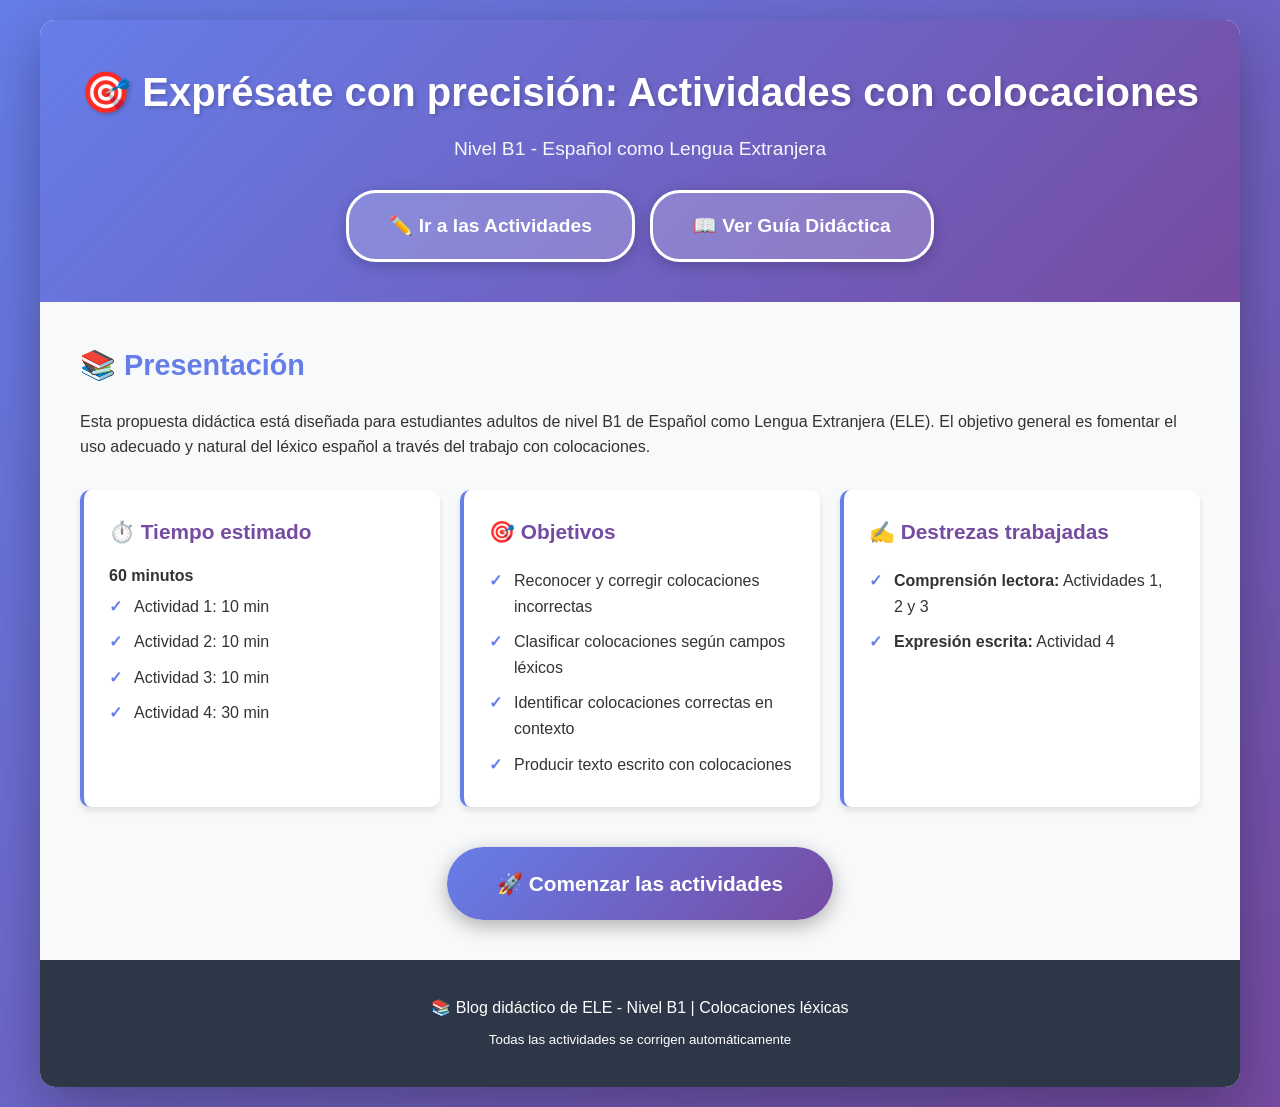
<file: index.html>
<!DOCTYPE html>
<html lang="es">
<head>
    <meta charset="UTF-8">
    <meta name="viewport" content="width=device-width, initial-scale=1.0">
    <title>Exprésate con precisión: Actividades con colocaciones</title>
    <link rel="stylesheet" href="css/styles.css">
</head>
<body>
    <div class="container">
        <header class="blog-header">
            <h1>🎯 Exprésate con precisión: Actividades con colocaciones</h1>
            <p class="subtitle">Nivel B1 - Español como Lengua Extranjera</p>
            <div style="margin-top: 25px; display: flex; gap: 15px; justify-content: center; flex-wrap: wrap;">
                <a href="actividades.html" style="display: inline-block; background: rgba(255,255,255,0.2); color: white; padding: 18px 40px; border-radius: 30px; text-decoration: none; font-weight: bold; font-size: 1.2rem; border: 3px solid white; transition: all 0.3s; box-shadow: 0 4px 15px rgba(0,0,0,0.2);" onmouseover="this.style.background='rgba(255,255,255,0.3)'; this.style.transform='translateY(-2px)'" onmouseout="this.style.background='rgba(255,255,255,0.2)'; this.style.transform='translateY(0)'">
                    ✏️ Ir a las Actividades
                </a>
                <a href="guia-didactica.html" style="display: inline-block; background: rgba(255,255,255,0.2); color: white; padding: 18px 40px; border-radius: 30px; text-decoration: none; font-weight: bold; font-size: 1.2rem; border: 3px solid white; transition: all 0.3s; box-shadow: 0 4px 15px rgba(0,0,0,0.2);" onmouseover="this.style.background='rgba(255,255,255,0.3)'; this.style.transform='translateY(-2px)'" onmouseout="this.style.background='rgba(255,255,255,0.2)'; this.style.transform='translateY(0)'">
                    📖 Ver Guía Didáctica
                </a>
            </div>
        </header>

        <section class="presentation">
            <h2>📚 Presentación</h2>
            <p>Esta propuesta didáctica está diseñada para estudiantes adultos de nivel B1 de Español como Lengua Extranjera (ELE). El objetivo general es fomentar el uso adecuado y natural del léxico español a través del trabajo con colocaciones.</p>
            
            <div class="info-grid">
                <div class="info-card">
                    <h3>⏱️ Tiempo estimado</h3>
                    <p><strong>60 minutos</strong></p>
                    <ul>
                        <li>Actividad 1: 10 min</li>
                        <li>Actividad 2: 10 min</li>
                        <li>Actividad 3: 10 min</li>
                        <li>Actividad 4: 30 min</li>
                    </ul>
                </div>
                
                <div class="info-card">
                    <h3>🎯 Objetivos</h3>
                    <ul>
                        <li>Reconocer y corregir colocaciones incorrectas</li>
                        <li>Clasificar colocaciones según campos léxicos</li>
                        <li>Identificar colocaciones correctas en contexto</li>
                        <li>Producir texto escrito con colocaciones</li>
                    </ul>
                </div>
                
                <div class="info-card">
                    <h3>✍️ Destrezas trabajadas</h3>
                    <ul>
                        <li><strong>Comprensión lectora:</strong> Actividades 1, 2 y 3</li>
                        <li><strong>Expresión escrita:</strong> Actividad 4</li>
                    </ul>
                </div>
            </div>

            <div style="text-align: center; margin-top: 40px;">
                <a href="actividades.html" style="display: inline-block; background: linear-gradient(135deg, #667eea, #764ba2); color: white; padding: 20px 50px; border-radius: 40px; text-decoration: none; font-weight: bold; font-size: 1.3rem; transition: all 0.3s; box-shadow: 0 6px 20px rgba(0,0,0,0.3);" onmouseover="this.style.transform='translateY(-3px)'; this.style.boxShadow='0 8px 25px rgba(0,0,0,0.4)'" onmouseout="this.style.transform='translateY(0)'; this.style.boxShadow='0 6px 20px rgba(0,0,0,0.3)'">
                    🚀 Comenzar las actividades
                </a>
            </div>
        </section>

        <footer class="blog-footer">
            <p>📚 Blog didáctico de ELE - Nivel B1 | Colocaciones léxicas</p>
            <p><small>Todas las actividades se corrigen automáticamente</small></p>
        </footer>
    </div>
</body>
</html>
</file>
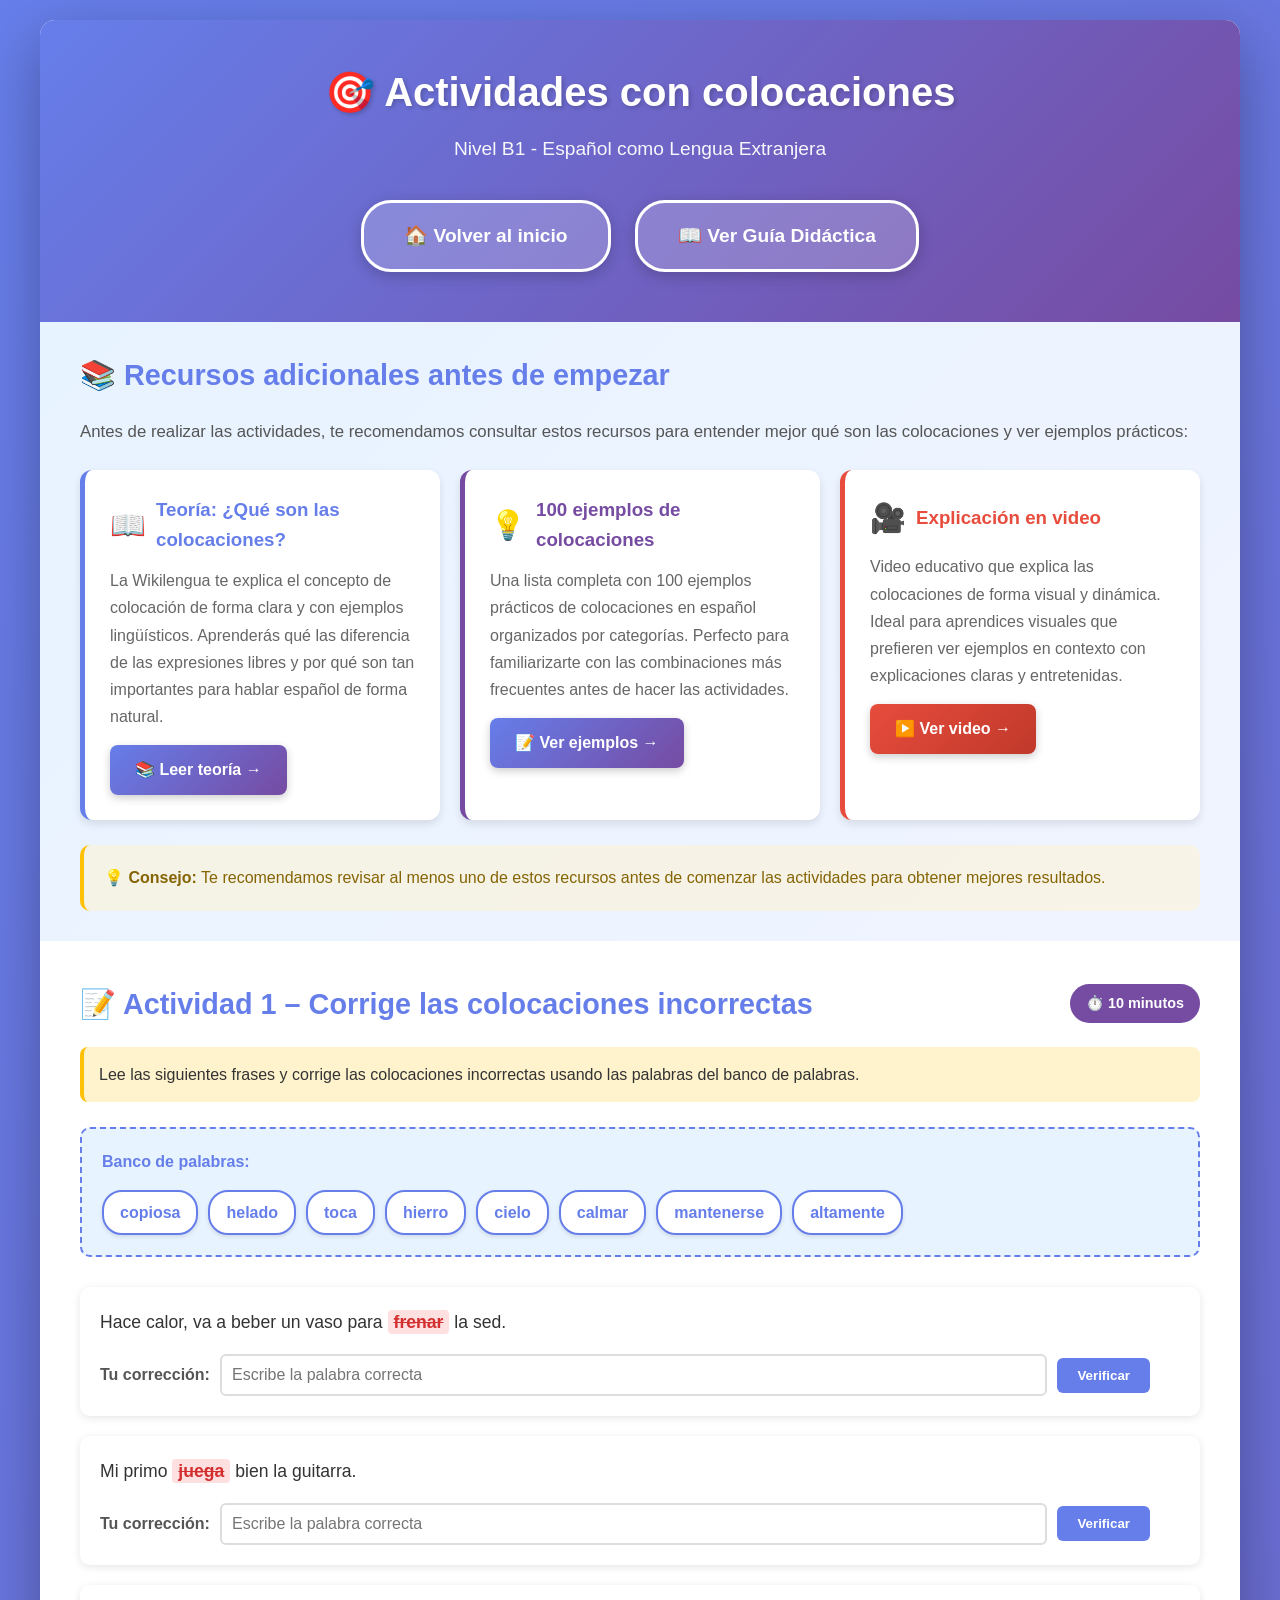
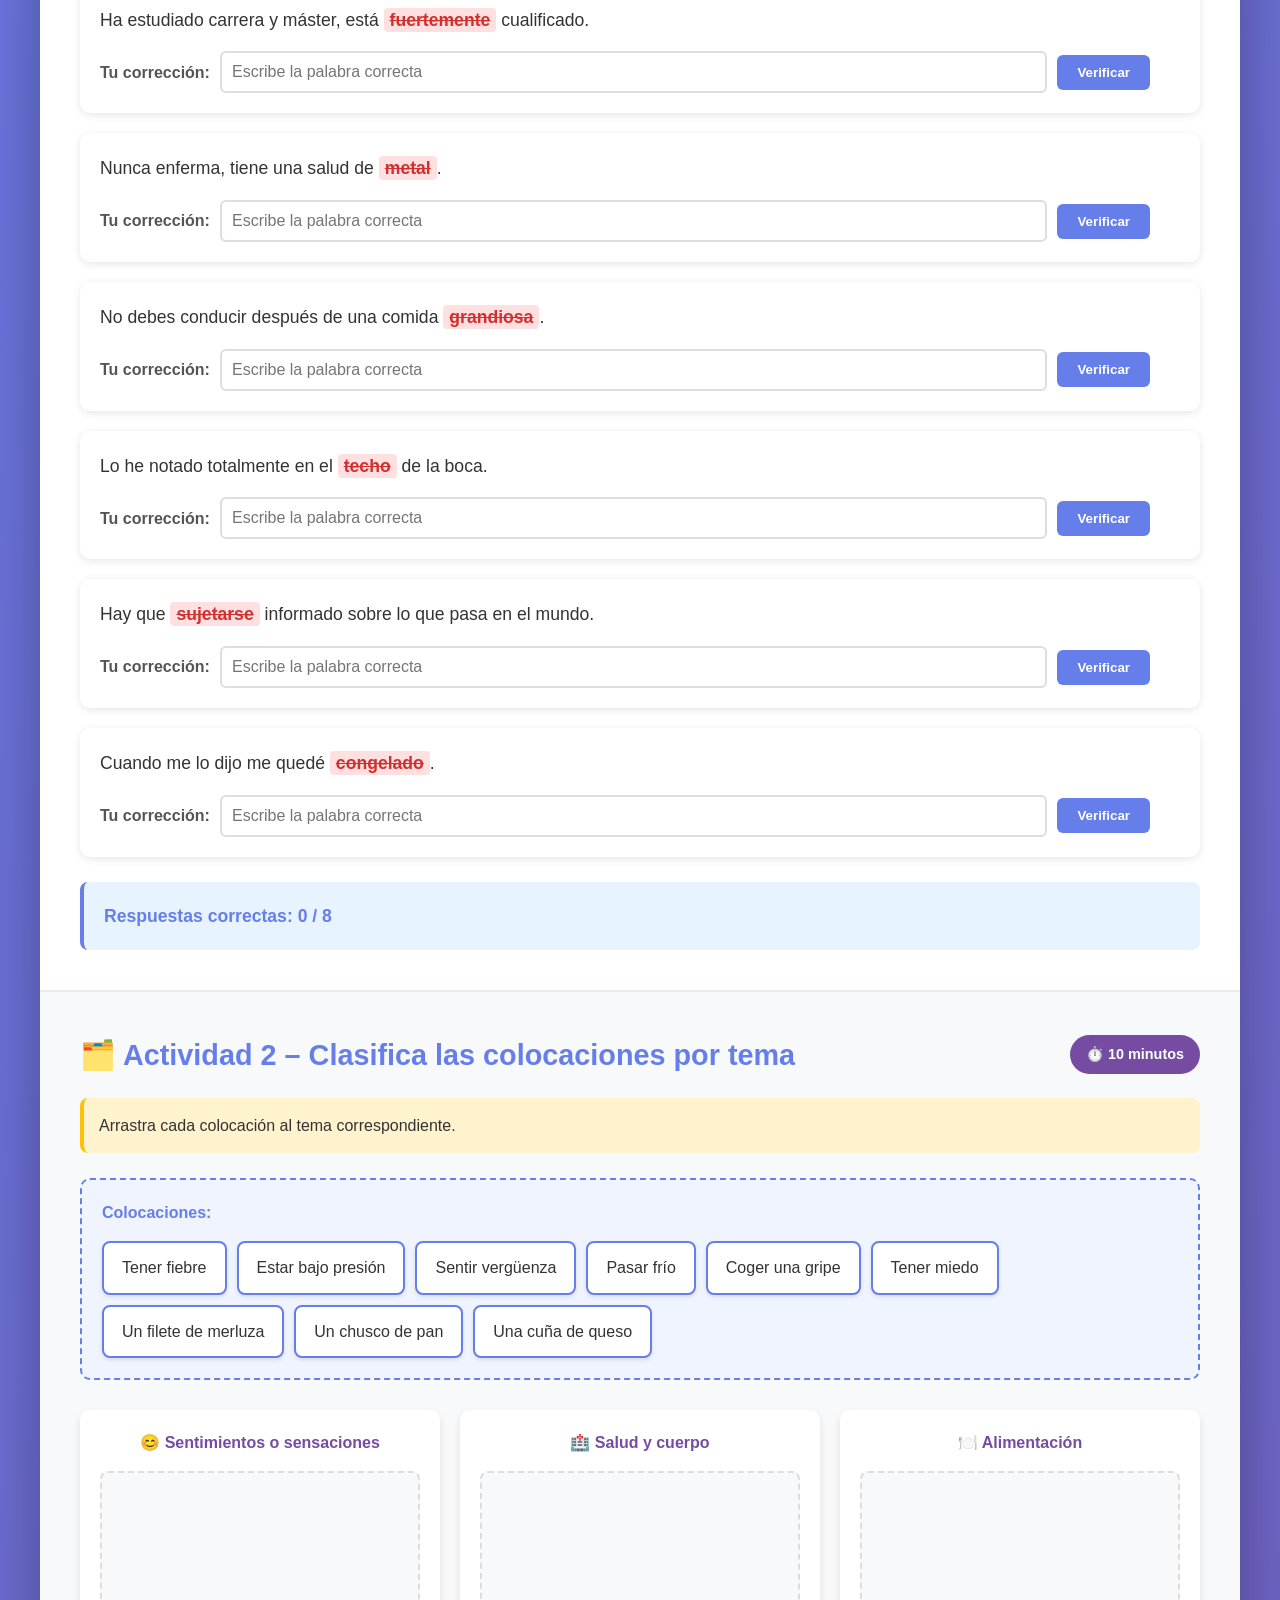
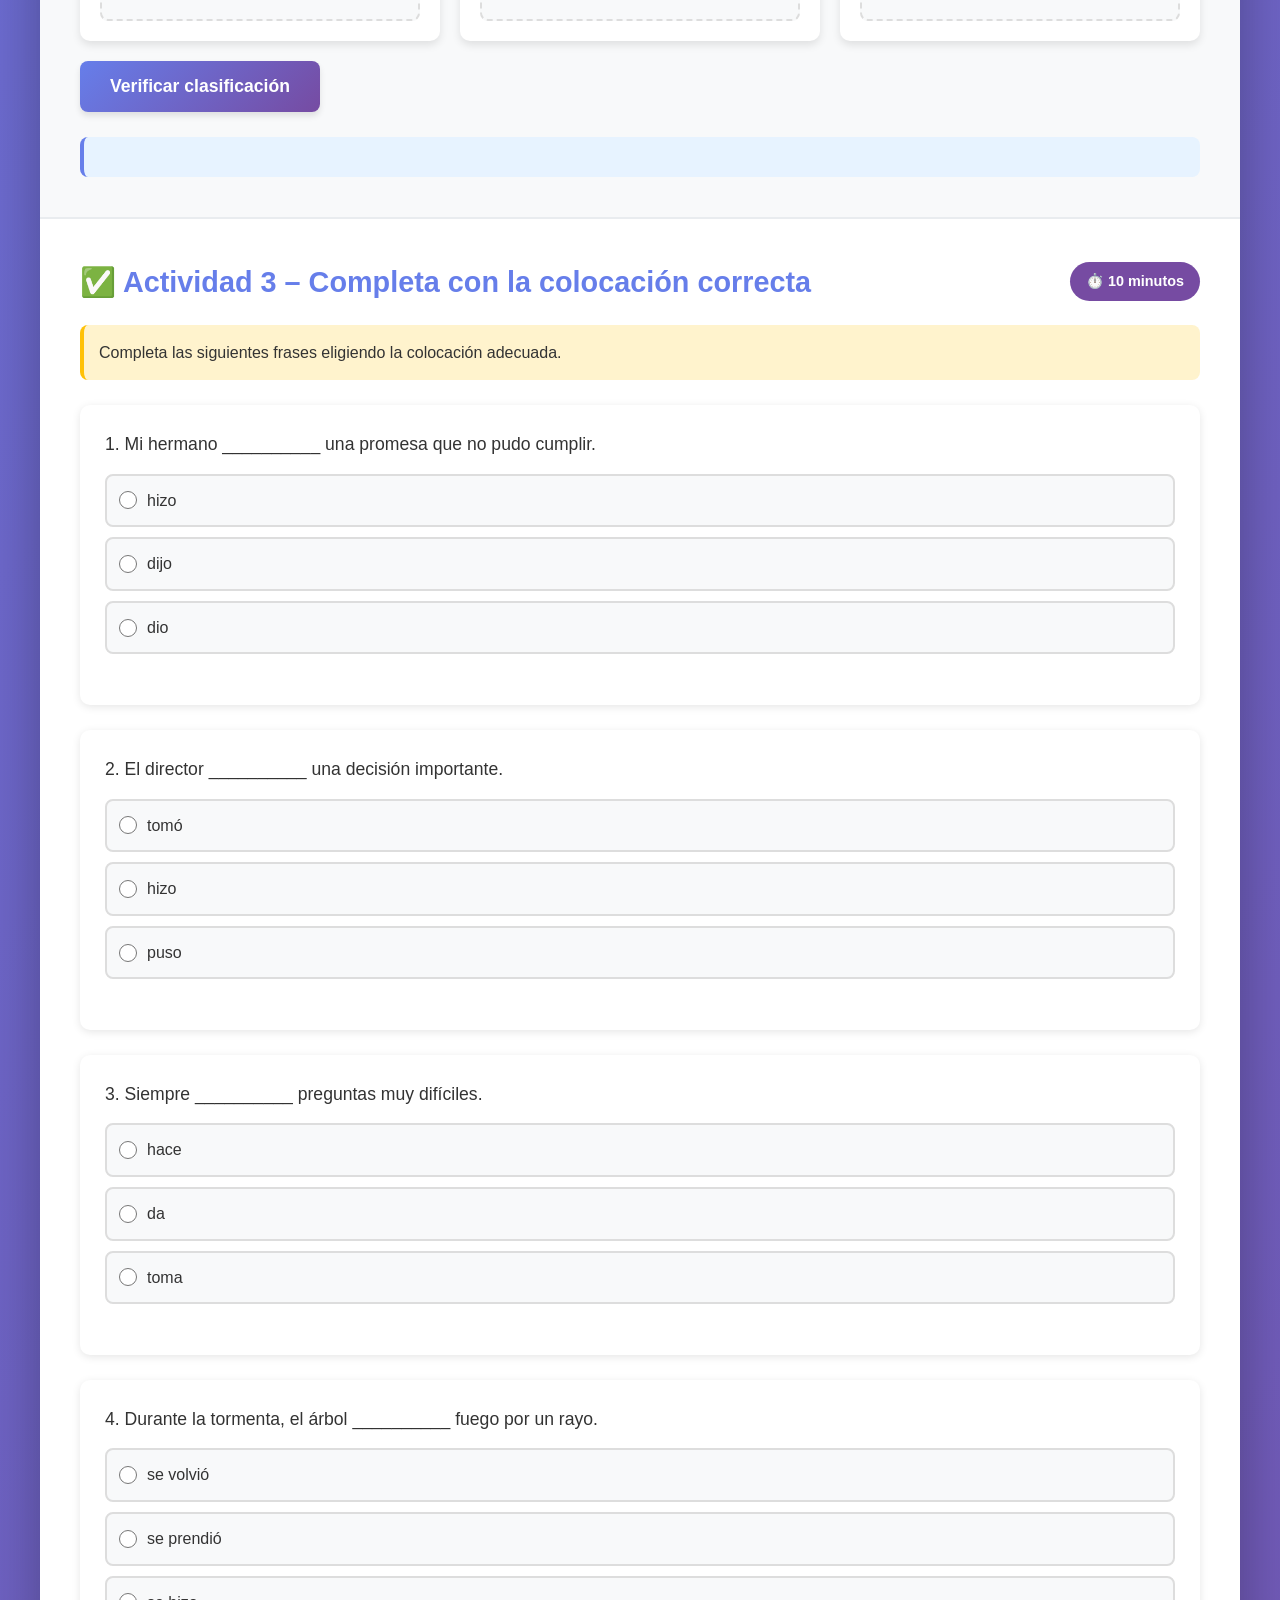
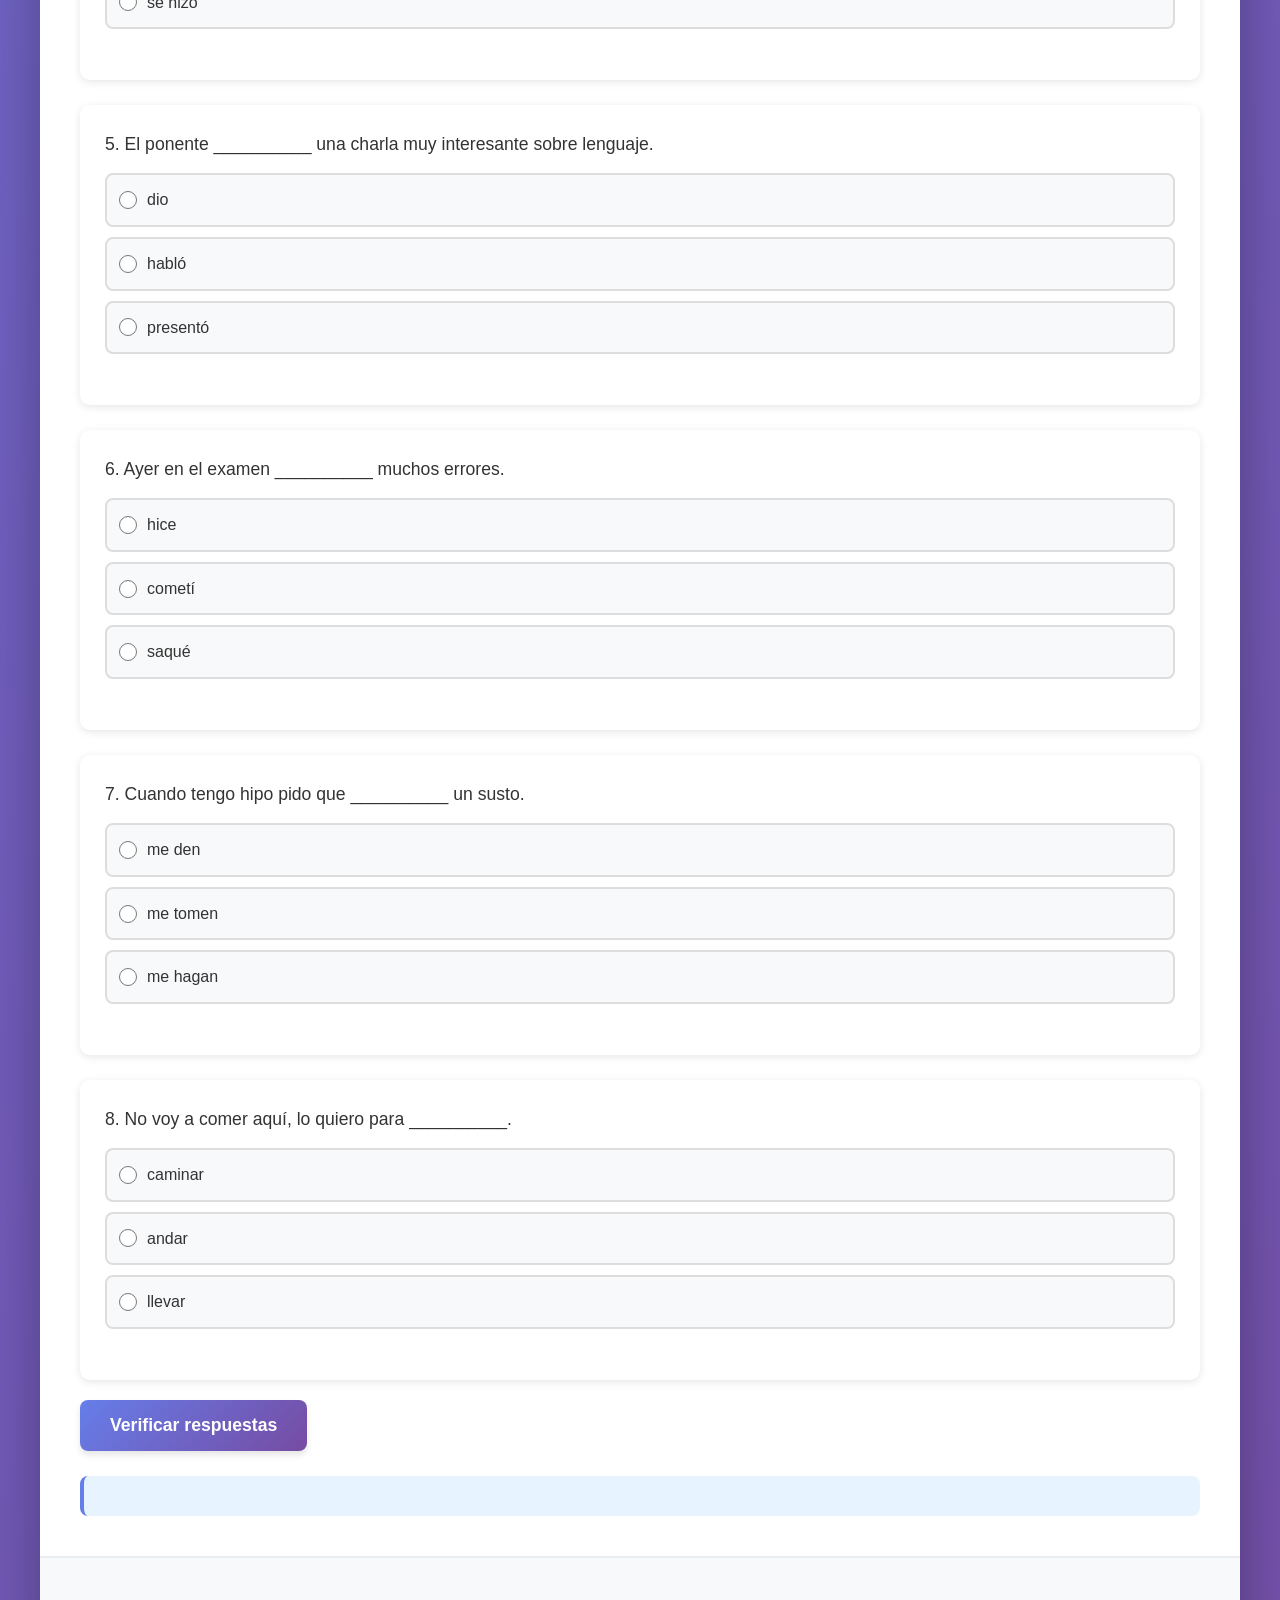
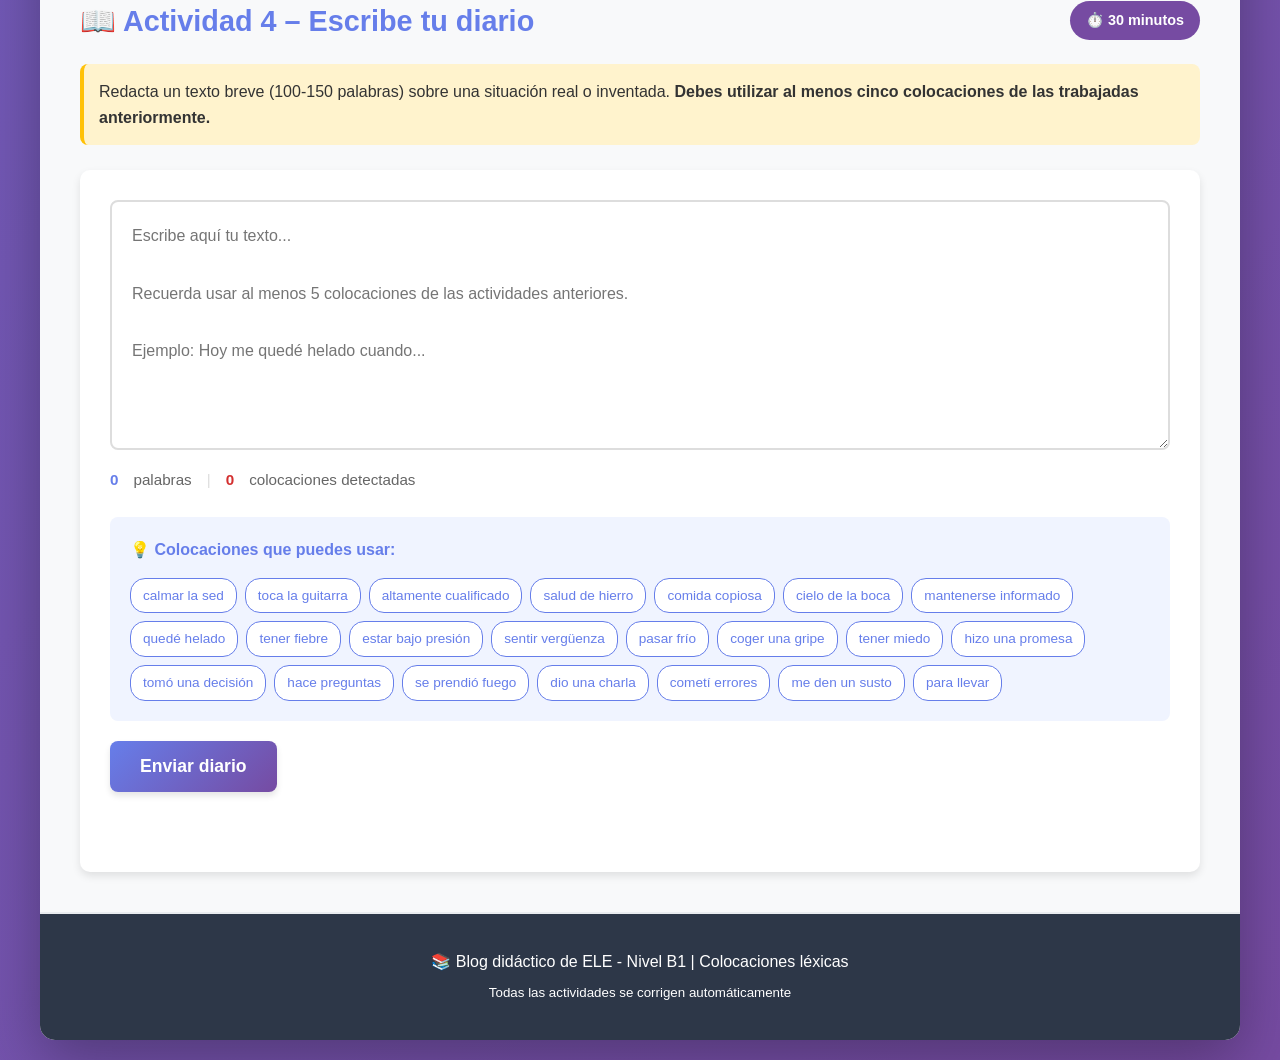
<file: actividades.html>
<!DOCTYPE html>
<html lang="es">
<head>
    <meta charset="UTF-8">
    <meta name="viewport" content="width=device-width, initial-scale=1.0">
    <title>Actividades - Colocaciones ELE</title>
    <link rel="stylesheet" href="css/styles.css">
</head>
<body>
    <div class="container">
        <header class="blog-header">
            <h1>🎯 Actividades con colocaciones</h1>
            <p class="subtitle">Nivel B1 - Español como Lengua Extranjera</p>
            <div style="margin-top: 25px;">
                <a href="index.html" style="display: inline-block; background: rgba(255,255,255,0.2); color: white; padding: 18px 40px; border-radius: 30px; text-decoration: none; font-weight: bold; font-size: 1.2rem; border: 3px solid white; transition: all 0.3s; box-shadow: 0 4px 15px rgba(0,0,0,0.2); margin: 10px;" onmouseover="this.style.background='rgba(255,255,255,0.3)'; this.style.transform='translateY(-2px)'" onmouseout="this.style.background='rgba(255,255,255,0.2)'; this.style.transform='translateY(0)'">
                    🏠 Volver al inicio
                </a>
                <a href="guia-didactica.html" style="display: inline-block; background: rgba(255,255,255,0.2); color: white; padding: 18px 40px; border-radius: 30px; text-decoration: none; font-weight: bold; font-size: 1.2rem; border: 3px solid white; transition: all 0.3s; box-shadow: 0 4px 15px rgba(0,0,0,0.2); margin: 10px;" onmouseover="this.style.background='rgba(255,255,255,0.3)'; this.style.transform='translateY(-2px)'" onmouseout="this.style.background='rgba(255,255,255,0.2)'; this.style.transform='translateY(0)'">
                    📖 Ver Guía Didáctica
                </a>
            </div>
        </header>

        <!-- RECURSOS ADICIONALES -->
        <section class="presentation" style="background: linear-gradient(135deg, #e7f3ff, #f0f4ff); padding: 30px 40px;">
            <h2 style="color: #667eea; margin-bottom: 20px;">📚 Recursos adicionales antes de empezar</h2>
            <p style="font-size: 1.05rem; margin-bottom: 25px; color: #555;">
                Antes de realizar las actividades, te recomendamos consultar estos recursos para entender mejor qué son las colocaciones y ver ejemplos prácticos:
            </p>
            
            <div style="display: grid; grid-template-columns: repeat(auto-fit, minmax(300px, 1fr)); gap: 20px;">
                <!-- Recurso 1: Teoría -->
                <div style="background: white; padding: 25px; border-radius: 12px; box-shadow: 0 4px 8px rgba(0,0,0,0.1); border-left: 5px solid #667eea;">
                    <h3 style="color: #667eea; margin-bottom: 12px; display: flex; align-items: center; gap: 10px;">
                        <span style="font-size: 1.8rem;">📖</span>
                        Teoría: ¿Qué son las colocaciones?
                    </h3>
                    <p style="color: #666; line-height: 1.7; margin-bottom: 15px;">
                        La Wikilengua te explica el concepto de colocación de forma clara y con ejemplos lingüísticos. 
                        Aprenderás qué las diferencia de las expresiones libres y por qué son tan importantes para hablar 
                        español de forma natural.
                    </p>
                    <a href="https://www.wikilengua.org/index.php/Colocaci%C3%B3n" target="_blank" style="display: inline-block; background: linear-gradient(135deg, #667eea, #764ba2); color: white; padding: 12px 25px; border-radius: 8px; text-decoration: none; font-weight: bold; transition: all 0.3s; box-shadow: 0 3px 8px rgba(0,0,0,0.2);" onmouseover="this.style.transform='translateY(-2px)'; this.style.boxShadow='0 5px 12px rgba(0,0,0,0.3)'" onmouseout="this.style.transform='translateY(0)'; this.style.boxShadow='0 3px 8px rgba(0,0,0,0.2)'">
                        📚 Leer teoría →
                    </a>
                </div>

                <!-- Recurso 2: Ejemplos -->
                <div style="background: white; padding: 25px; border-radius: 12px; box-shadow: 0 4px 8px rgba(0,0,0,0.1); border-left: 5px solid #764ba2;">
                    <h3 style="color: #764ba2; margin-bottom: 12px; display: flex; align-items: center; gap: 10px;">
                        <span style="font-size: 1.8rem;">💡</span>
                        100 ejemplos de colocaciones
                    </h3>
                    <p style="color: #666; line-height: 1.7; margin-bottom: 15px;">
                        Una lista completa con 100 ejemplos prácticos de colocaciones en español organizados por categorías. 
                        Perfecto para familiarizarte con las combinaciones más frecuentes antes de hacer las actividades.
                    </p>
                    <a href="https://www.ejemplos.co/100-ejemplos-de-colocaciones/" target="_blank" style="display: inline-block; background: linear-gradient(135deg, #667eea, #764ba2); color: white; padding: 12px 25px; border-radius: 8px; text-decoration: none; font-weight: bold; transition: all 0.3s; box-shadow: 0 3px 8px rgba(0,0,0,0.2);" onmouseover="this.style.transform='translateY(-2px)'; this.style.boxShadow='0 5px 12px rgba(0,0,0,0.3)'" onmouseout="this.style.transform='translateY(0)'; this.style.boxShadow='0 3px 8px rgba(0,0,0,0.2)'">
                        📝 Ver ejemplos →
                    </a>
                </div>

                <!-- Recurso 3: Video -->
                <div style="background: white; padding: 25px; border-radius: 12px; box-shadow: 0 4px 8px rgba(0,0,0,0.1); border-left: 5px solid #e74c3c;">
                    <h3 style="color: #e74c3c; margin-bottom: 12px; display: flex; align-items: center; gap: 10px;">
                        <span style="font-size: 1.8rem;">🎥</span>
                        Explicación en video
                    </h3>
                    <p style="color: #666; line-height: 1.7; margin-bottom: 15px;">
                        Video educativo que explica las colocaciones de forma visual y dinámica. Ideal para aprendices 
                        visuales que prefieren ver ejemplos en contexto con explicaciones claras y entretenidas.
                    </p>
                    <a href="https://www.youtube.com/watch?v=Pm3XN0K3GYw" target="_blank" style="display: inline-block; background: linear-gradient(135deg, #e74c3c, #c0392b); color: white; padding: 12px 25px; border-radius: 8px; text-decoration: none; font-weight: bold; transition: all 0.3s; box-shadow: 0 3px 8px rgba(0,0,0,0.2);" onmouseover="this.style.transform='translateY(-2px)'; this.style.boxShadow='0 5px 12px rgba(0,0,0,0.3)'" onmouseout="this.style.transform='translateY(0)'; this.style.boxShadow='0 3px 8px rgba(0,0,0,0.2)'">
                        ▶️ Ver video →
                    </a>
                </div>
            </div>

            <div style="margin-top: 25px; padding: 20px; background: rgba(255, 243, 205, 0.5); border-radius: 10px; border-left: 4px solid #ffc107;">
                <p style="color: #856404; font-weight: 500; margin: 0;">
                    💡 <strong>Consejo:</strong> Te recomendamos revisar al menos uno de estos recursos antes de comenzar 
                    las actividades para obtener mejores resultados.
                </p>
            </div>
        </section>

        <!-- ACTIVIDAD 1 -->
        <section class="activity" id="actividad1">
            <div class="activity-header">
                <h2>📝 Actividad 1 – Corrige las colocaciones incorrectas</h2>
                <span class="timer">⏱️ 10 minutos</span>
            </div>
            <p class="instructions">Lee las siguientes frases y corrige las colocaciones incorrectas usando las palabras del banco de palabras.</p>
            
            <div class="word-bank">
                <h4>Banco de palabras:</h4>
                <div class="words">
                    <span class="word-chip">copiosa</span>
                    <span class="word-chip">helado</span>
                    <span class="word-chip">toca</span>
                    <span class="word-chip">hierro</span>
                    <span class="word-chip">cielo</span>
                    <span class="word-chip">calmar</span>
                    <span class="word-chip">mantenerse</span>
                    <span class="word-chip">altamente</span>
                </div>
            </div>

            <div class="sentences-list">
                <div class="sentence-item" data-index="0">
                    <p class="original">Hace calor, va a beber un vaso para <span class="incorrect">frenar</span> la sed.</p>
                    <div class="correction-input">
                        <label>Tu corrección:</label>
                        <input type="text" class="input-correction" placeholder="Escribe la palabra correcta">
                        <button class="btn-check" onclick="checkCorrection(0)">Verificar</button>
                        <span class="feedback"></span>
                    </div>
                </div>

                <div class="sentence-item" data-index="1">
                    <p class="original">Mi primo <span class="incorrect">juega</span> bien la guitarra.</p>
                    <div class="correction-input">
                        <label>Tu corrección:</label>
                        <input type="text" class="input-correction" placeholder="Escribe la palabra correcta">
                        <button class="btn-check" onclick="checkCorrection(1)">Verificar</button>
                        <span class="feedback"></span>
                    </div>
                </div>

                <div class="sentence-item" data-index="2">
                    <p class="original">Ha estudiado carrera y máster, está <span class="incorrect">fuertemente</span> cualificado.</p>
                    <div class="correction-input">
                        <label>Tu corrección:</label>
                        <input type="text" class="input-correction" placeholder="Escribe la palabra correcta">
                        <button class="btn-check" onclick="checkCorrection(2)">Verificar</button>
                        <span class="feedback"></span>
                    </div>
                </div>

                <div class="sentence-item" data-index="3">
                    <p class="original">Nunca enferma, tiene una salud de <span class="incorrect">metal</span>.</p>
                    <div class="correction-input">
                        <label>Tu corrección:</label>
                        <input type="text" class="input-correction" placeholder="Escribe la palabra correcta">
                        <button class="btn-check" onclick="checkCorrection(3)">Verificar</button>
                        <span class="feedback"></span>
                    </div>
                </div>

                <div class="sentence-item" data-index="4">
                    <p class="original">No debes conducir después de una comida <span class="incorrect">grandiosa</span>.</p>
                    <div class="correction-input">
                        <label>Tu corrección:</label>
                        <input type="text" class="input-correction" placeholder="Escribe la palabra correcta">
                        <button class="btn-check" onclick="checkCorrection(4)">Verificar</button>
                        <span class="feedback"></span>
                    </div>
                </div>

                <div class="sentence-item" data-index="5">
                    <p class="original">Lo he notado totalmente en el <span class="incorrect">techo</span> de la boca.</p>
                    <div class="correction-input">
                        <label>Tu corrección:</label>
                        <input type="text" class="input-correction" placeholder="Escribe la palabra correcta">
                        <button class="btn-check" onclick="checkCorrection(5)">Verificar</button>
                        <span class="feedback"></span>
                    </div>
                </div>

                <div class="sentence-item" data-index="6">
                    <p class="original">Hay que <span class="incorrect">sujetarse</span> informado sobre lo que pasa en el mundo.</p>
                    <div class="correction-input">
                        <label>Tu corrección:</label>
                        <input type="text" class="input-correction" placeholder="Escribe la palabra correcta">
                        <button class="btn-check" onclick="checkCorrection(6)">Verificar</button>
                        <span class="feedback"></span>
                    </div>
                </div>

                <div class="sentence-item" data-index="7">
                    <p class="original">Cuando me lo dijo me quedé <span class="incorrect">congelado</span>.</p>
                    <div class="correction-input">
                        <label>Tu corrección:</label>
                        <input type="text" class="input-correction" placeholder="Escribe la palabra correcta">
                        <button class="btn-check" onclick="checkCorrection(7)">Verificar</button>
                        <span class="feedback"></span>
                    </div>
                </div>
            </div>

            <div class="activity-summary">
                <p>Respuestas correctas: <span id="score1">0</span> / 8</p>
            </div>
        </section>

        <!-- ACTIVIDAD 2 -->
        <section class="activity" id="actividad2">
            <div class="activity-header">
                <h2>🗂️ Actividad 2 – Clasifica las colocaciones por tema</h2>
                <span class="timer">⏱️ 10 minutos</span>
            </div>
            <p class="instructions">Arrastra cada colocación al tema correspondiente.</p>

            <div class="classification-container">
                <div class="collocations-pool" id="collocationsPool">
                    <h4>Colocaciones:</h4>
                    <div class="draggable-items">
                        <div class="draggable-item" draggable="true" data-collocation="tener fiebre" data-category="salud">Tener fiebre</div>
                        <div class="draggable-item" draggable="true" data-collocation="estar bajo presión" data-category="sentimientos">Estar bajo presión</div>
                        <div class="draggable-item" draggable="true" data-collocation="sentir vergüenza" data-category="sentimientos">Sentir vergüenza</div>
                        <div class="draggable-item" draggable="true" data-collocation="pasar frío" data-category="sentimientos">Pasar frío</div>
                        <div class="draggable-item" draggable="true" data-collocation="coger una gripe" data-category="salud">Coger una gripe</div>
                        <div class="draggable-item" draggable="true" data-collocation="tener miedo" data-category="sentimientos">Tener miedo</div>
                        <div class="draggable-item" draggable="true" data-collocation="un filete de merluza" data-category="alimentacion">Un filete de merluza</div>
                        <div class="draggable-item" draggable="true" data-collocation="un chusco de pan" data-category="alimentacion">Un chusco de pan</div>
                        <div class="draggable-item" draggable="true" data-collocation="una cuña de queso" data-category="alimentacion">Una cuña de queso</div>
                    </div>
                </div>

                <div class="categories-grid">
                    <div class="category-box" data-category="sentimientos">
                        <h4>😊 Sentimientos o sensaciones</h4>
                        <div class="drop-zone" data-category="sentimientos"></div>
                    </div>

                    <div class="category-box" data-category="salud">
                        <h4>🏥 Salud y cuerpo</h4>
                        <div class="drop-zone" data-category="salud"></div>
                    </div>

                    <div class="category-box" data-category="alimentacion">
                        <h4>🍽️ Alimentación</h4>
                        <div class="drop-zone" data-category="alimentacion"></div>
                    </div>
                </div>
            </div>

            <button class="btn-submit" onclick="checkClassification()">Verificar clasificación</button>
            <div class="activity-summary">
                <p id="classification-feedback"></p>
            </div>
        </section>

        <!-- ACTIVIDAD 3 -->
        <section class="activity" id="actividad3">
            <div class="activity-header">
                <h2>✅ Actividad 3 – Completa con la colocación correcta</h2>
                <span class="timer">⏱️ 10 minutos</span>
            </div>
            <p class="instructions">Completa las siguientes frases eligiendo la colocación adecuada.</p>

            <div class="questions-list">
                <div class="question-item" data-question="0">
                    <p class="question-text">1. Mi hermano __________ una promesa que no pudo cumplir.</p>
                    <div class="options">
                        <label class="option">
                            <input type="radio" name="q0" value="hizo">
                            <span>hizo</span>
                        </label>
                        <label class="option">
                            <input type="radio" name="q0" value="dijo">
                            <span>dijo</span>
                        </label>
                        <label class="option">
                            <input type="radio" name="q0" value="dio">
                            <span>dio</span>
                        </label>
                    </div>
                    <span class="question-feedback"></span>
                </div>

                <div class="question-item" data-question="1">
                    <p class="question-text">2. El director __________ una decisión importante.</p>
                    <div class="options">
                        <label class="option">
                            <input type="radio" name="q1" value="tomó">
                            <span>tomó</span>
                        </label>
                        <label class="option">
                            <input type="radio" name="q1" value="hizo">
                            <span>hizo</span>
                        </label>
                        <label class="option">
                            <input type="radio" name="q1" value="puso">
                            <span>puso</span>
                        </label>
                    </div>
                    <span class="question-feedback"></span>
                </div>

                <div class="question-item" data-question="2">
                    <p class="question-text">3. Siempre __________ preguntas muy difíciles.</p>
                    <div class="options">
                        <label class="option">
                            <input type="radio" name="q2" value="hace">
                            <span>hace</span>
                        </label>
                        <label class="option">
                            <input type="radio" name="q2" value="da">
                            <span>da</span>
                        </label>
                        <label class="option">
                            <input type="radio" name="q2" value="toma">
                            <span>toma</span>
                        </label>
                    </div>
                    <span class="question-feedback"></span>
                </div>

                <div class="question-item" data-question="3">
                    <p class="question-text">4. Durante la tormenta, el árbol __________ fuego por un rayo.</p>
                    <div class="options">
                        <label class="option">
                            <input type="radio" name="q3" value="se volvió">
                            <span>se volvió</span>
                        </label>
                        <label class="option">
                            <input type="radio" name="q3" value="se prendió">
                            <span>se prendió</span>
                        </label>
                        <label class="option">
                            <input type="radio" name="q3" value="se hizo">
                            <span>se hizo</span>
                        </label>
                    </div>
                    <span class="question-feedback"></span>
                </div>

                <div class="question-item" data-question="4">
                    <p class="question-text">5. El ponente __________ una charla muy interesante sobre lenguaje.</p>
                    <div class="options">
                        <label class="option">
                            <input type="radio" name="q4" value="dio">
                            <span>dio</span>
                        </label>
                        <label class="option">
                            <input type="radio" name="q4" value="habló">
                            <span>habló</span>
                        </label>
                        <label class="option">
                            <input type="radio" name="q4" value="presentó">
                            <span>presentó</span>
                        </label>
                    </div>
                    <span class="question-feedback"></span>
                </div>

                <div class="question-item" data-question="5">
                    <p class="question-text">6. Ayer en el examen __________ muchos errores.</p>
                    <div class="options">
                        <label class="option">
                            <input type="radio" name="q5" value="hice">
                            <span>hice</span>
                        </label>
                        <label class="option">
                            <input type="radio" name="q5" value="cometí">
                            <span>cometí</span>
                        </label>
                        <label class="option">
                            <input type="radio" name="q5" value="saqué">
                            <span>saqué</span>
                        </label>
                    </div>
                    <span class="question-feedback"></span>
                </div>

                <div class="question-item" data-question="6">
                    <p class="question-text">7. Cuando tengo hipo pido que __________ un susto.</p>
                    <div class="options">
                        <label class="option">
                            <input type="radio" name="q6" value="me den">
                            <span>me den</span>
                        </label>
                        <label class="option">
                            <input type="radio" name="q6" value="me tomen">
                            <span>me tomen</span>
                        </label>
                        <label class="option">
                            <input type="radio" name="q6" value="me hagan">
                            <span>me hagan</span>
                        </label>
                    </div>
                    <span class="question-feedback"></span>
                </div>

                <div class="question-item" data-question="7">
                    <p class="question-text">8. No voy a comer aquí, lo quiero para __________.</p>
                    <div class="options">
                        <label class="option">
                            <input type="radio" name="q7" value="caminar">
                            <span>caminar</span>
                        </label>
                        <label class="option">
                            <input type="radio" name="q7" value="andar">
                            <span>andar</span>
                        </label>
                        <label class="option">
                            <input type="radio" name="q7" value="llevar">
                            <span>llevar</span>
                        </label>
                    </div>
                    <span class="question-feedback"></span>
                </div>
            </div>

            <button class="btn-submit" onclick="checkActivity3()">Verificar respuestas</button>
            <div class="activity-summary">
                <p id="activity3-score"></p>
            </div>
        </section>

        <!-- ACTIVIDAD 4 -->
        <section class="activity" id="actividad4">
            <div class="activity-header">
                <h2>📖 Actividad 4 – Escribe tu diario</h2>
                <span class="timer">⏱️ 30 minutos</span>
            </div>
            <p class="instructions">Redacta un texto breve (100-150 palabras) sobre una situación real o inventada. <strong>Debes utilizar al menos cinco colocaciones de las trabajadas anteriormente.</strong></p>

            <div class="diary-editor">
                <textarea id="diaryText" placeholder="Escribe aquí tu texto...&#10;&#10;Recuerda usar al menos 5 colocaciones de las actividades anteriores.&#10;&#10;Ejemplo: Hoy me quedé helado cuando..."></textarea>
                
                <div class="word-counter">
                    <span id="wordCount">0</span> palabras
                    <span class="separator">|</span>
                    <span id="collocationCount">0</span> colocaciones detectadas
                </div>

                <div class="collocations-help">
                    <h4>💡 Colocaciones que puedes usar:</h4>
                    <div class="help-chips">
                        <span class="help-chip">calmar la sed</span>
                        <span class="help-chip">toca la guitarra</span>
                        <span class="help-chip">altamente cualificado</span>
                        <span class="help-chip">salud de hierro</span>
                        <span class="help-chip">comida copiosa</span>
                        <span class="help-chip">cielo de la boca</span>
                        <span class="help-chip">mantenerse informado</span>
                        <span class="help-chip">quedé helado</span>
                        <span class="help-chip">tener fiebre</span>
                        <span class="help-chip">estar bajo presión</span>
                        <span class="help-chip">sentir vergüenza</span>
                        <span class="help-chip">pasar frío</span>
                        <span class="help-chip">coger una gripe</span>
                        <span class="help-chip">tener miedo</span>
                        <span class="help-chip">hizo una promesa</span>
                        <span class="help-chip">tomó una decisión</span>
                        <span class="help-chip">hace preguntas</span>
                        <span class="help-chip">se prendió fuego</span>
                        <span class="help-chip">dio una charla</span>
                        <span class="help-chip">cometí errores</span>
                        <span class="help-chip">me den un susto</span>
                        <span class="help-chip">para llevar</span>
                    </div>
                </div>

                <button class="btn-submit" onclick="submitDiary()">Enviar diario</button>
                <div id="diary-feedback"></div>
            </div>
        </section>

        <footer class="blog-footer">
            <p>📚 Blog didáctico de ELE - Nivel B1 | Colocaciones léxicas</p>
            <p><small>Todas las actividades se corrigen automáticamente</small></p>
        </footer>
    </div>

    <script src="js/app.js"></script>
</body>
</html>
</file>
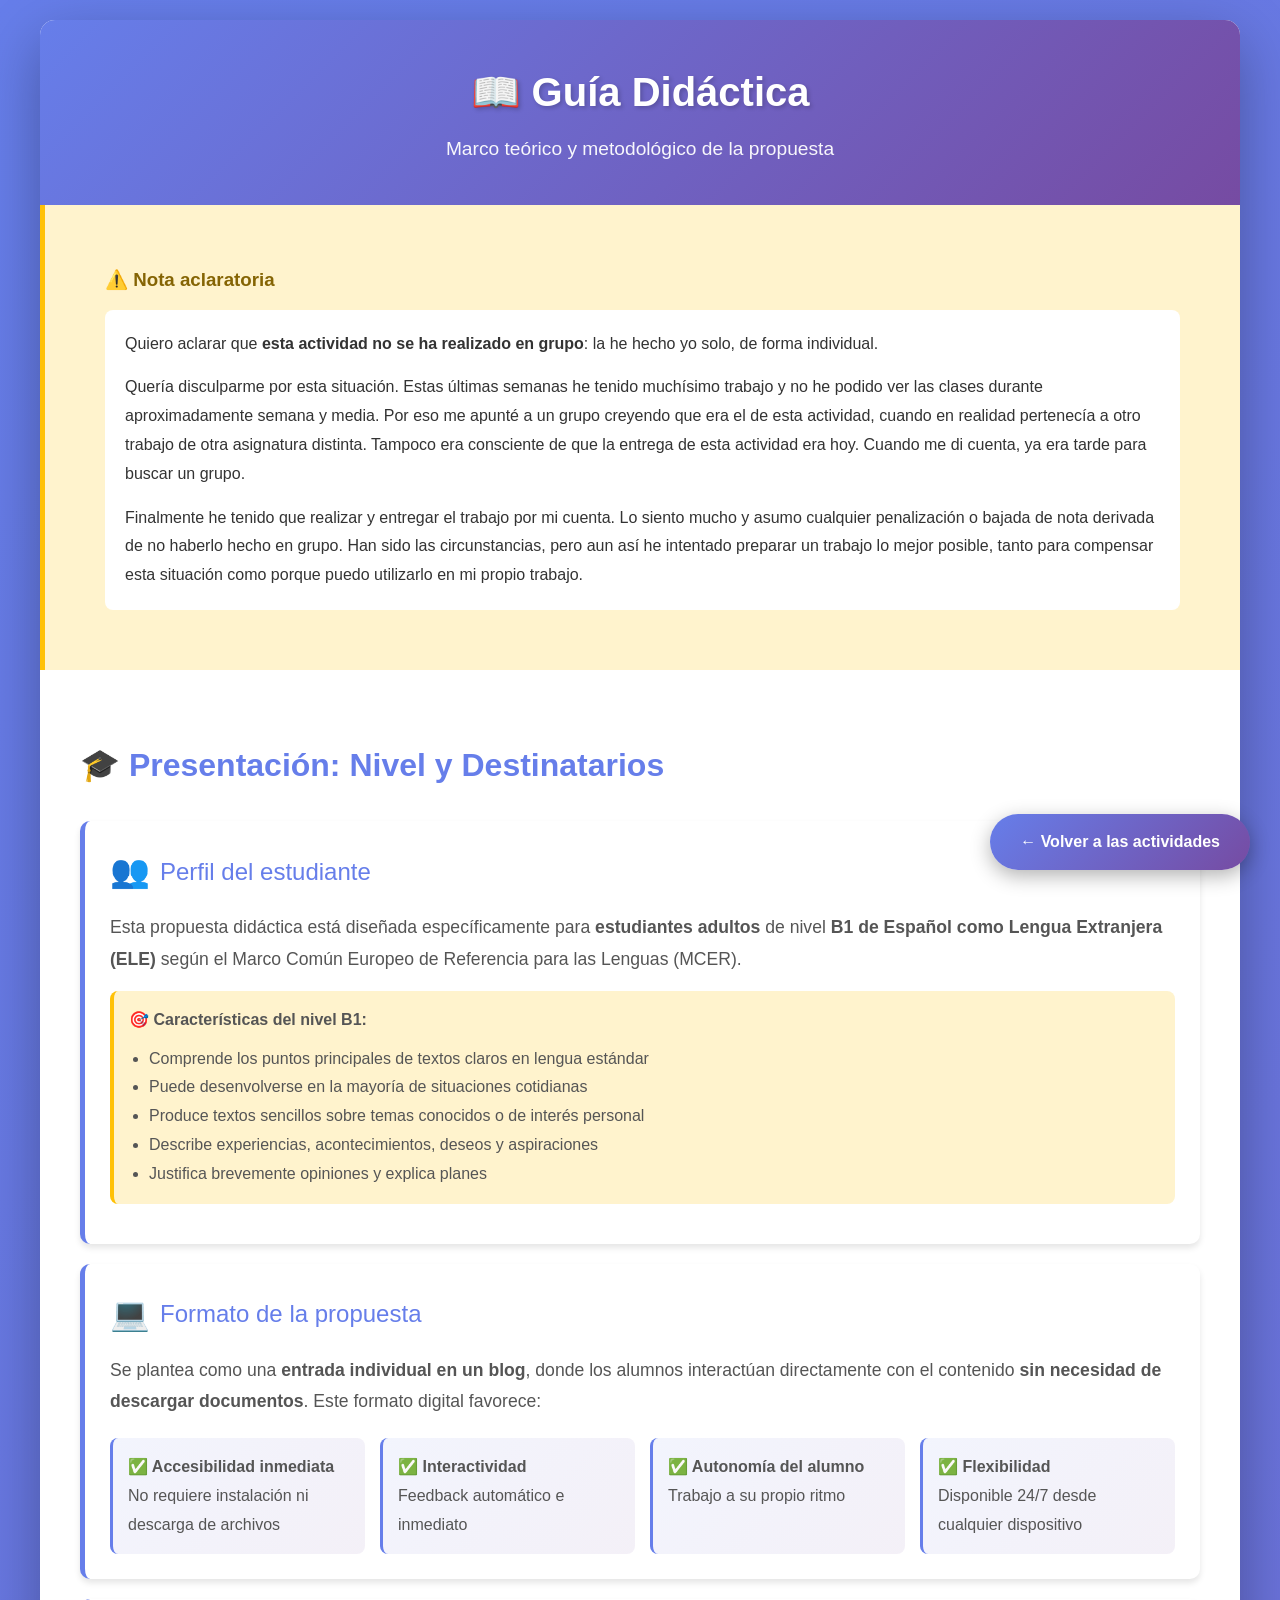
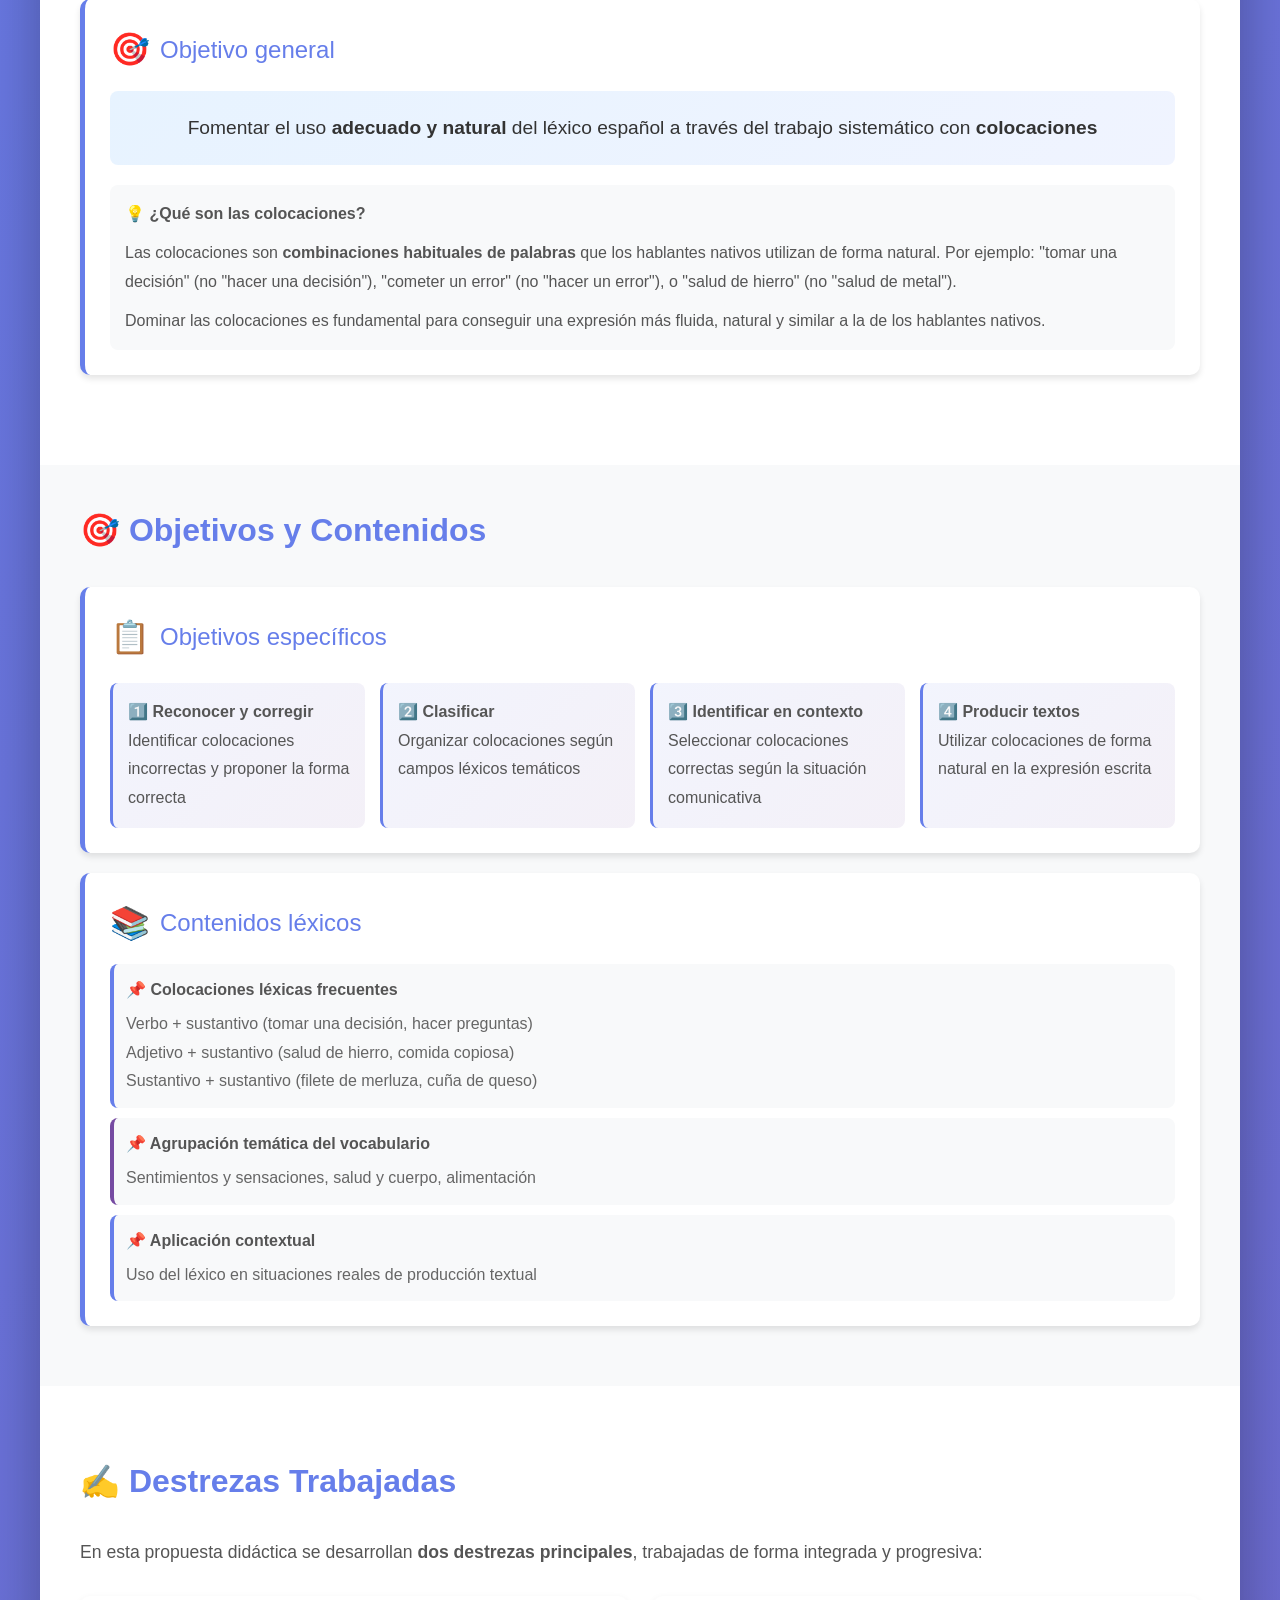
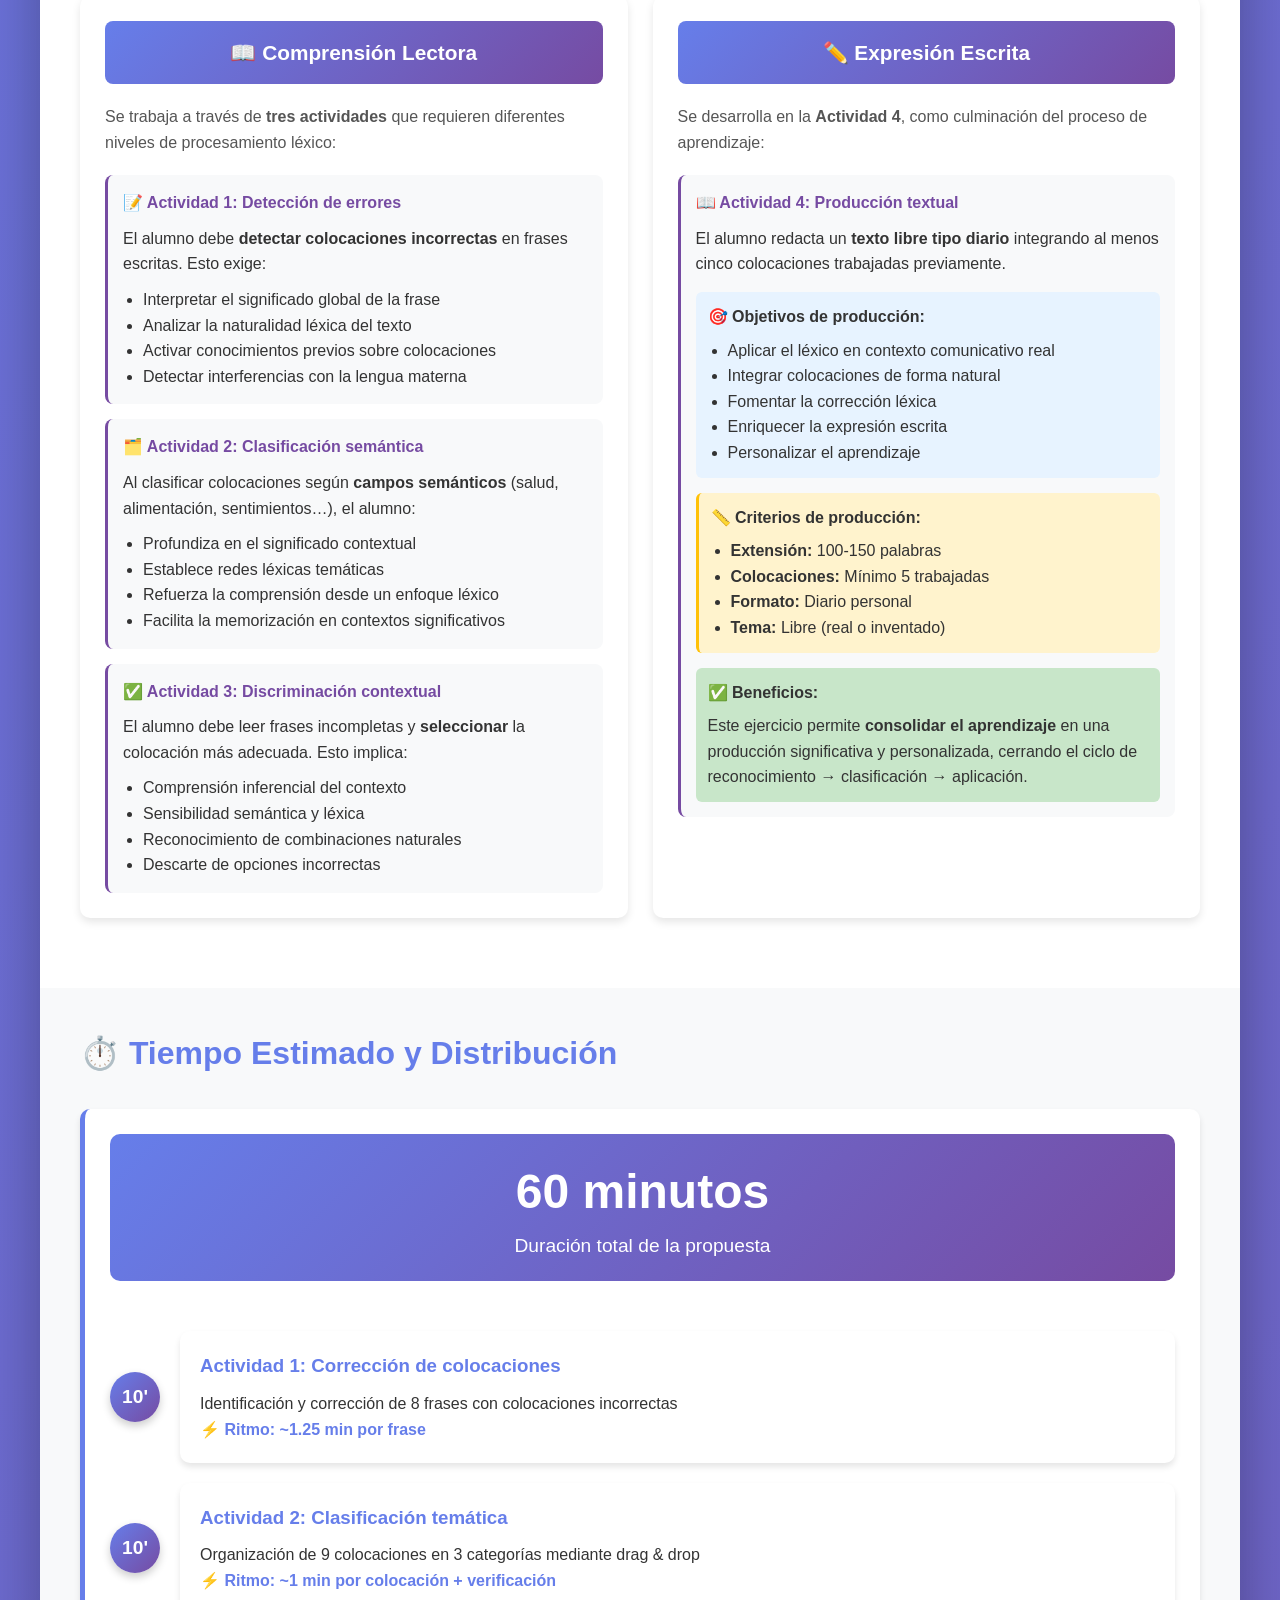
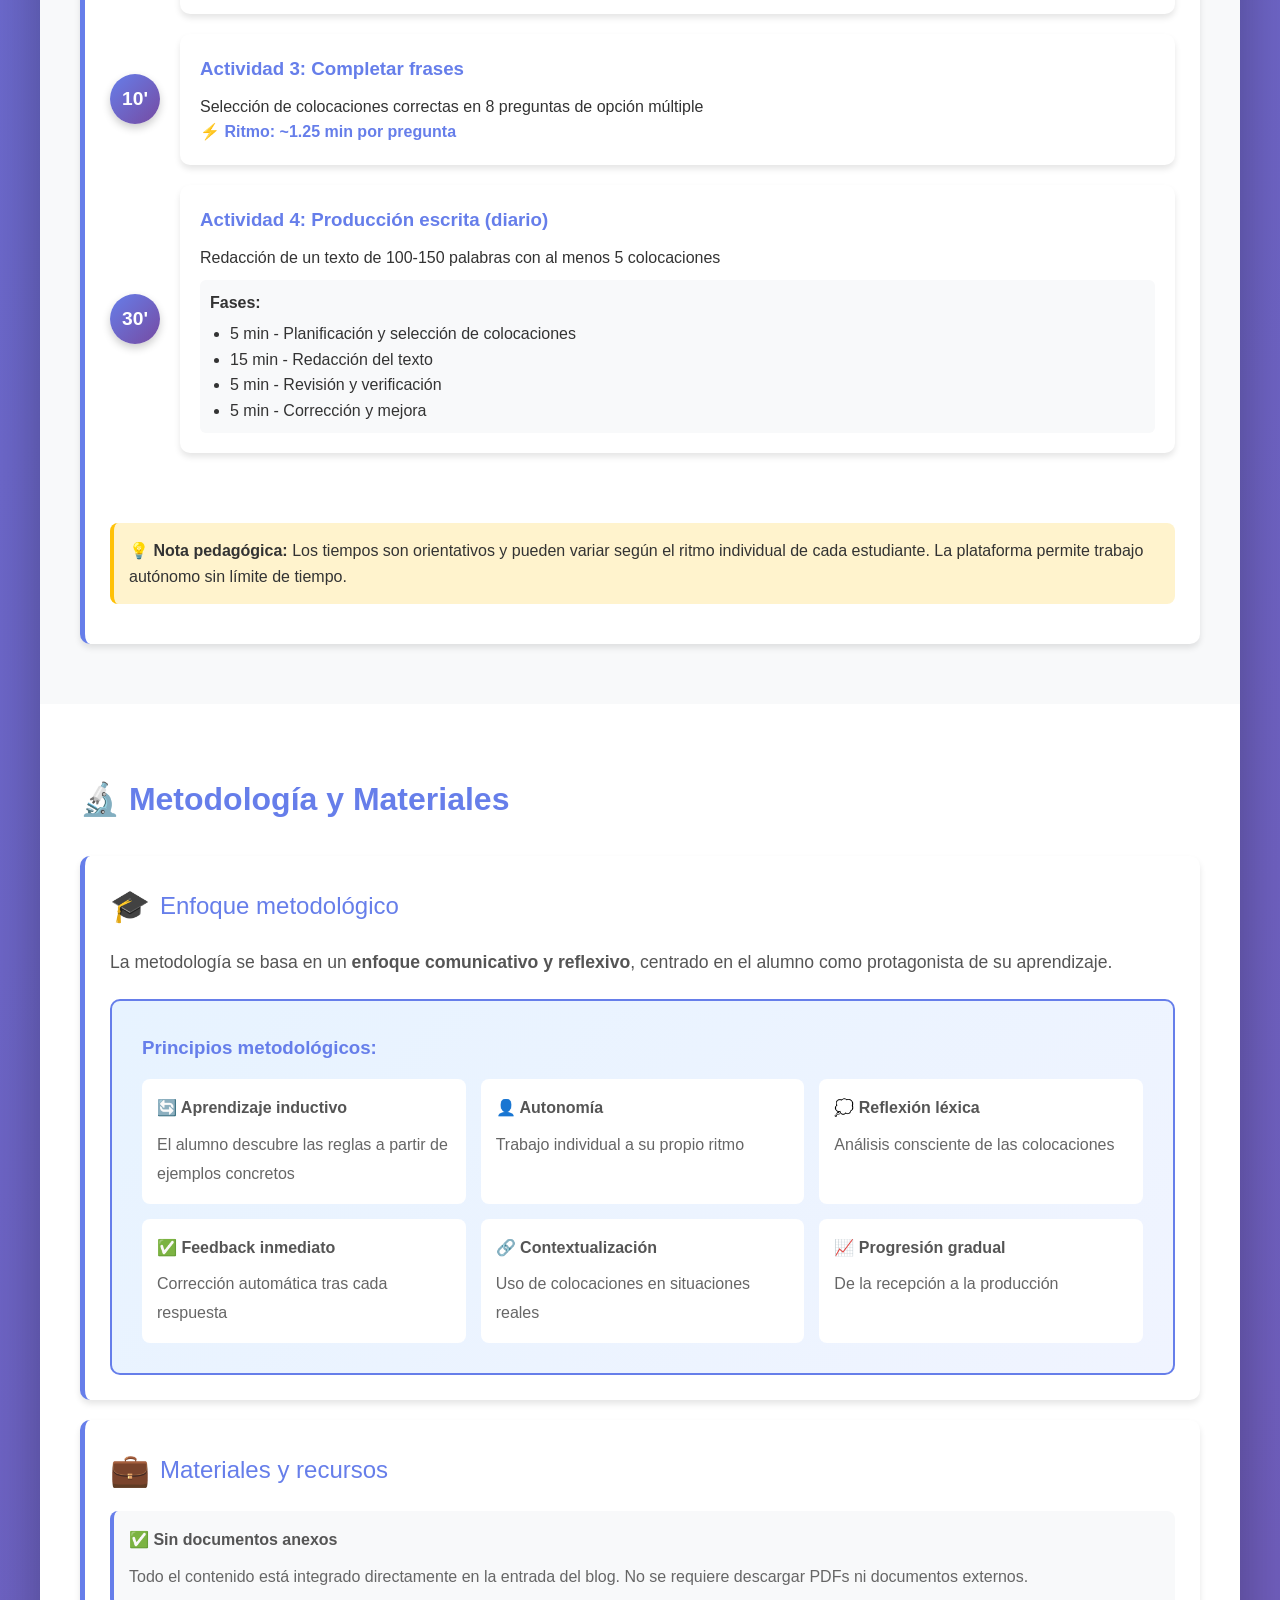
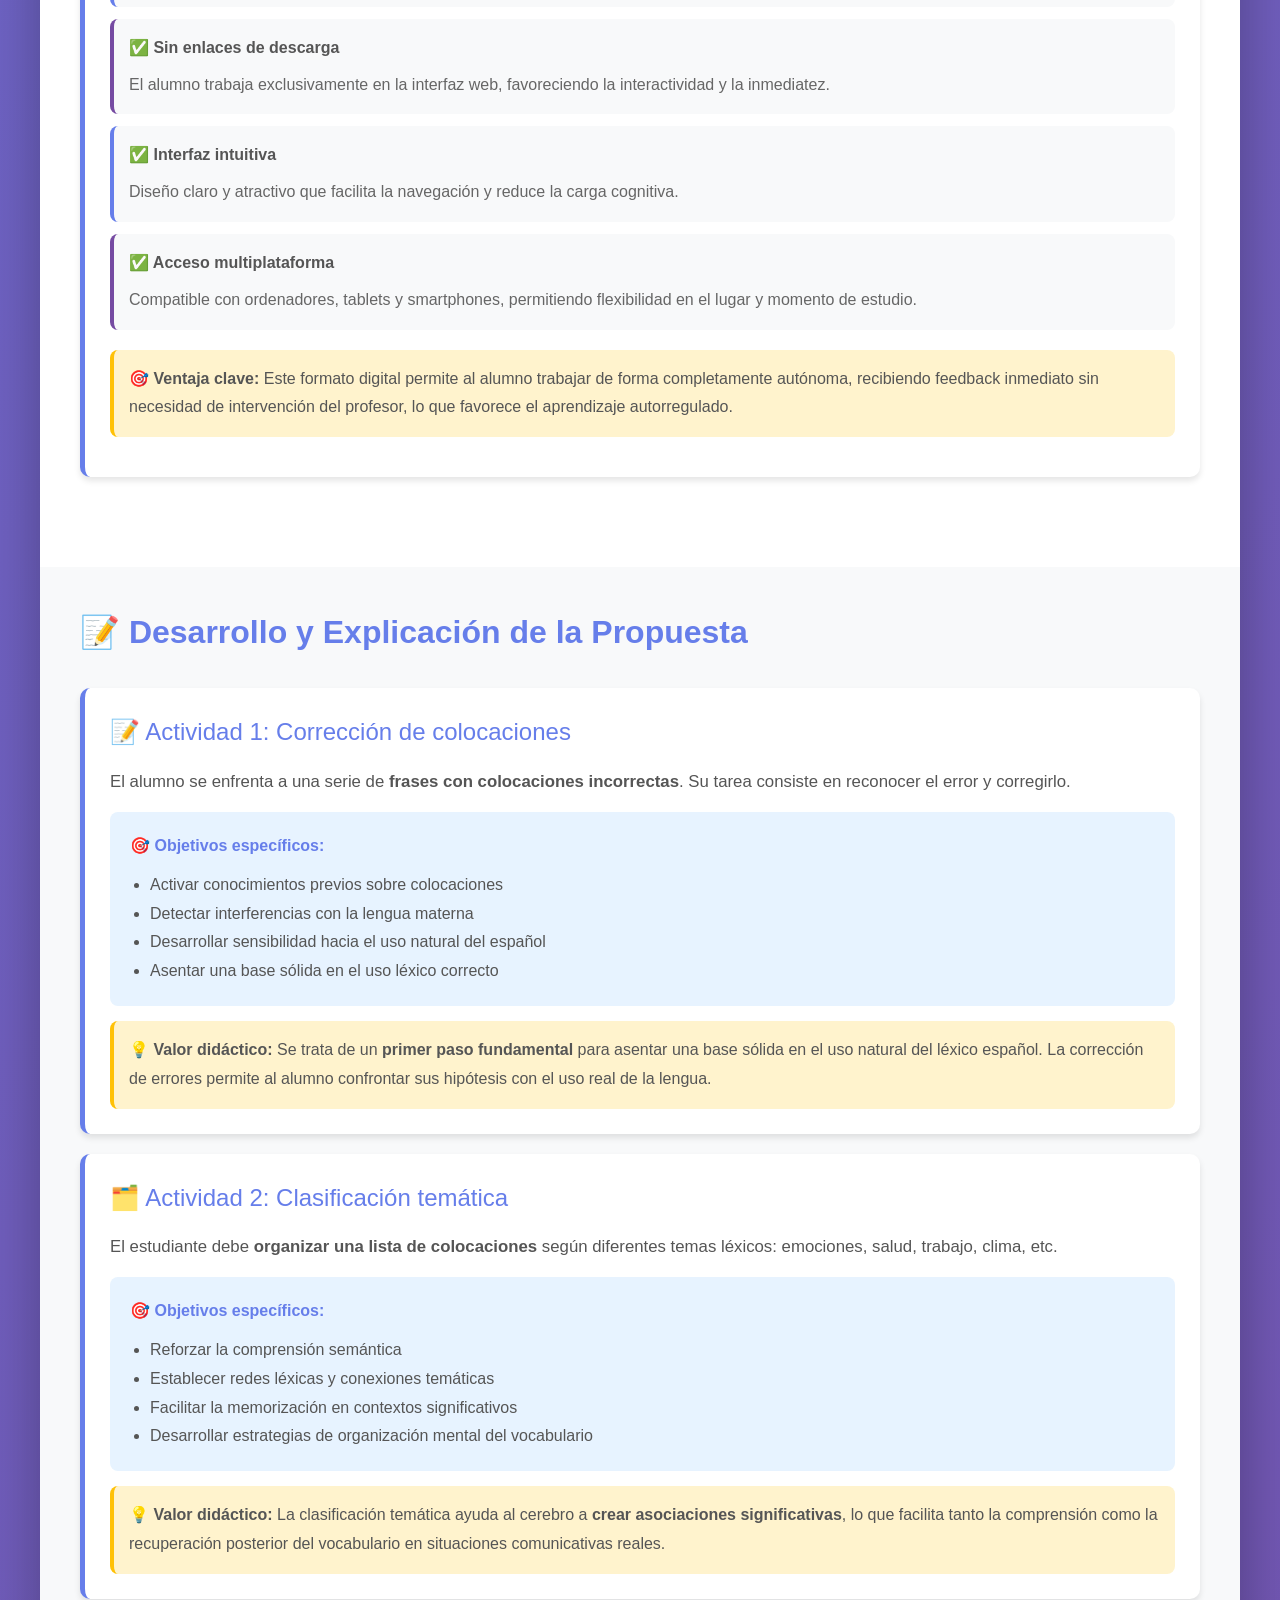
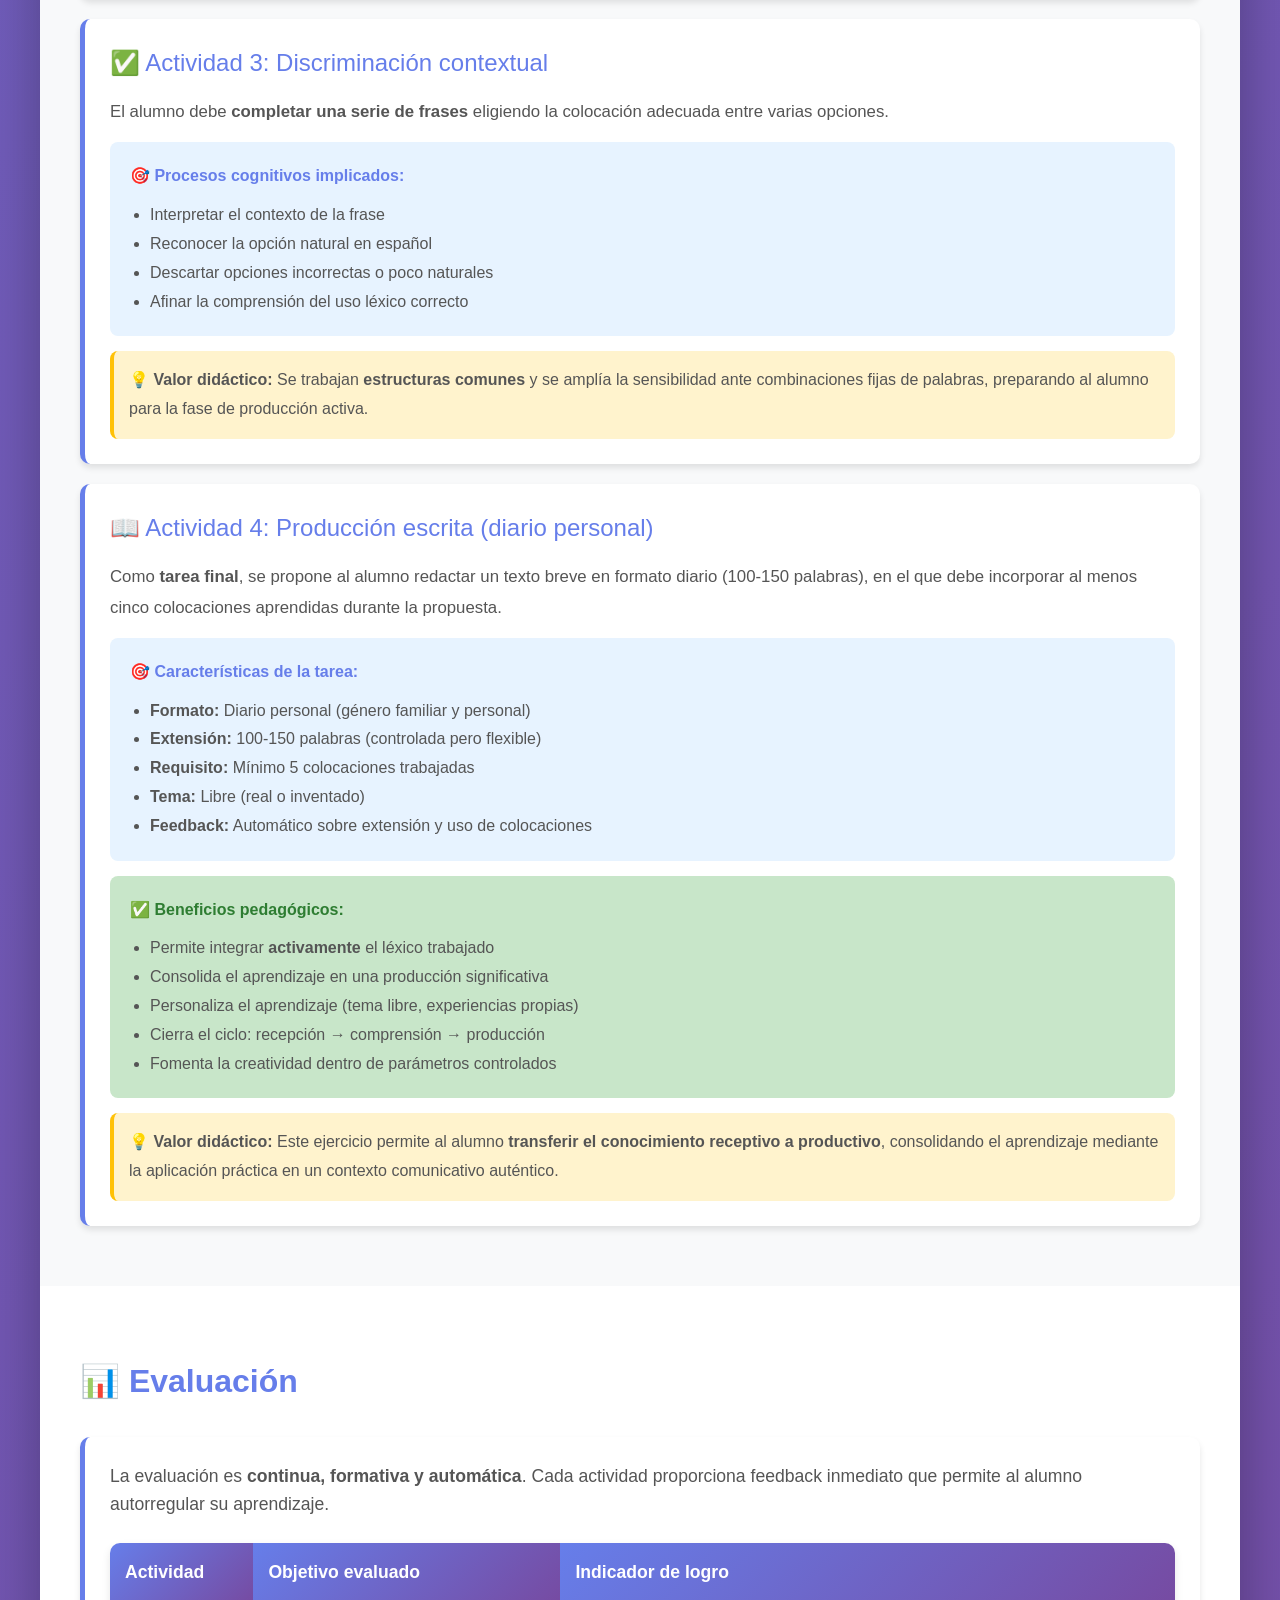
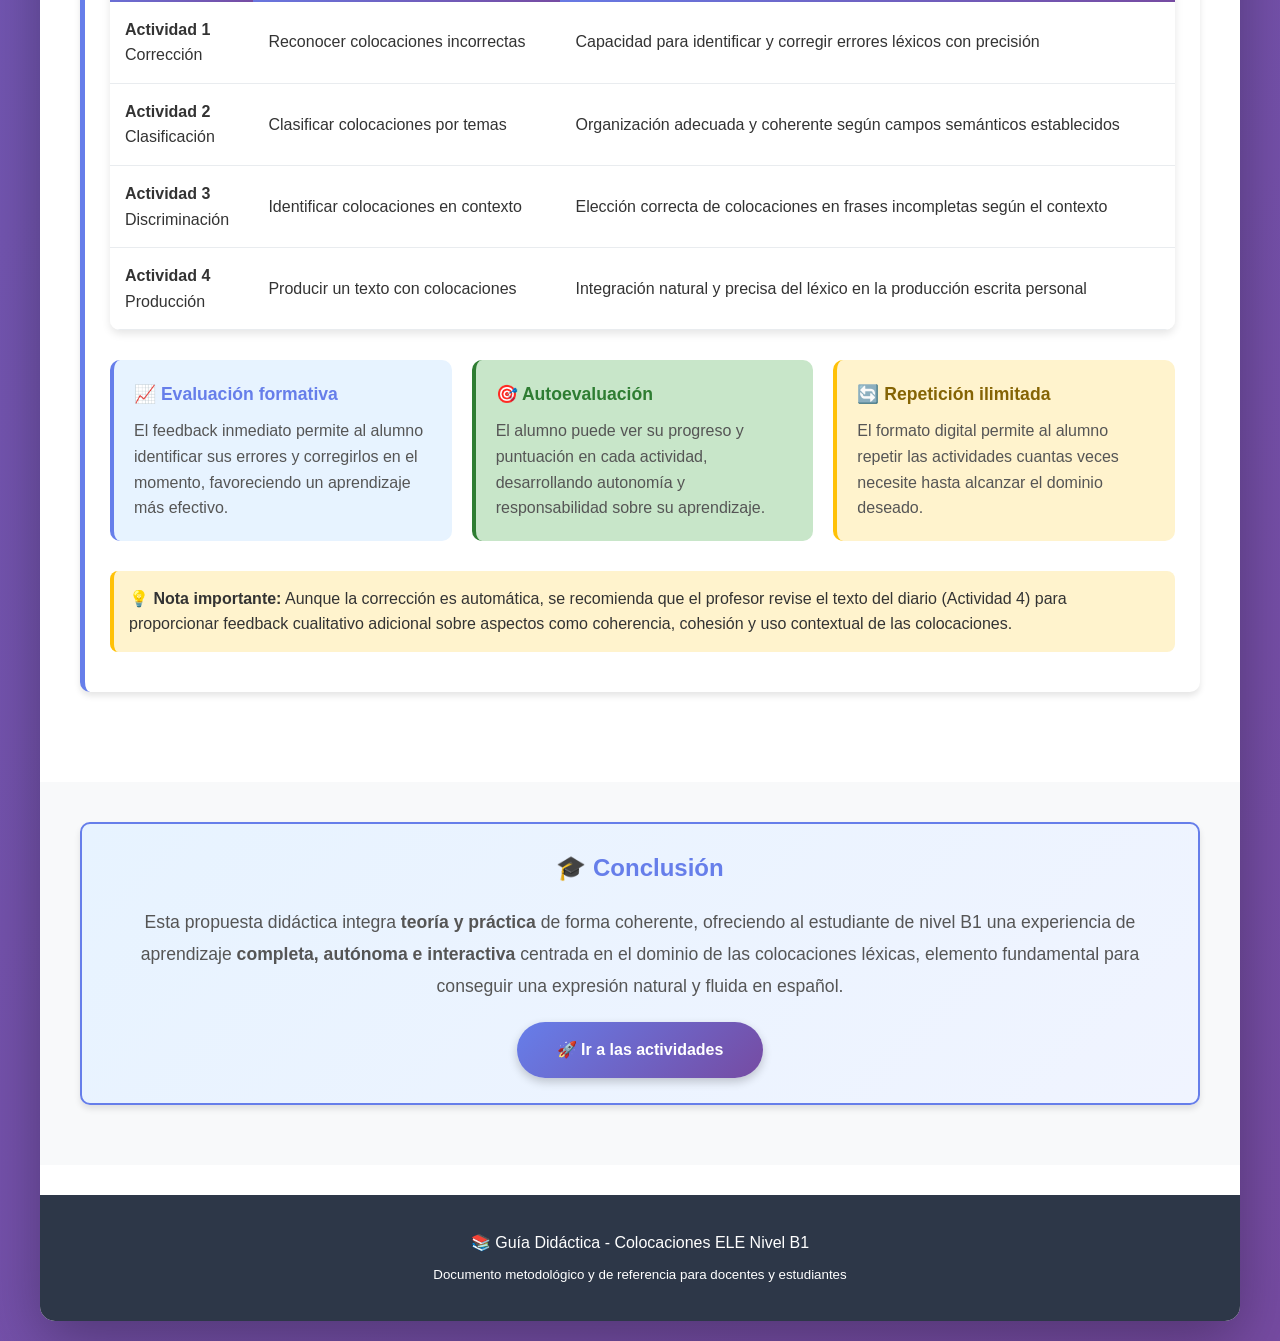
<file: guia-didactica.html>
<!DOCTYPE html>
<html lang="es">
<head>
    <meta charset="UTF-8">
    <meta name="viewport" content="width=device-width, initial-scale=1.0">
    <title>Guía Didáctica - Colocaciones ELE</title>
    <link rel="stylesheet" href="css/styles.css">
    <style>
        .guide-section {
            padding: 40px;
            margin-bottom: 30px;
        }
        
        .guide-section:nth-child(even) {
            background: #f8f9fa;
        }
        
        .concept-box {
            background: white;
            padding: 25px;
            border-radius: 10px;
            box-shadow: 0 4px 6px rgba(0, 0, 0, 0.1);
            margin-bottom: 20px;
            border-left: 5px solid #667eea;
        }
        
        .concept-title {
            color: #667eea;
            font-size: 1.5rem;
            margin-bottom: 15px;
            display: flex;
            align-items: center;
            gap: 10px;
        }
        
        .concept-content {
            line-height: 1.8;
            color: #555;
        }
        
        .objectives-list {
            display: grid;
            grid-template-columns: repeat(auto-fit, minmax(250px, 1fr));
            gap: 15px;
            margin-top: 20px;
        }
        
        .objective-item {
            background: linear-gradient(135deg, #667eea15, #764ba215);
            padding: 15px;
            border-radius: 8px;
            border-left: 3px solid #667eea;
        }
        
        .skills-grid {
            display: grid;
            grid-template-columns: repeat(auto-fit, minmax(400px, 1fr));
            gap: 25px;
            margin-top: 25px;
        }
        
        .skill-card {
            background: white;
            padding: 25px;
            border-radius: 10px;
            box-shadow: 0 4px 8px rgba(0, 0, 0, 0.1);
        }
        
        .skill-header {
            background: linear-gradient(135deg, #667eea, #764ba2);
            color: white;
            padding: 15px;
            border-radius: 8px;
            margin-bottom: 20px;
            text-align: center;
            font-size: 1.3rem;
            font-weight: bold;
        }
        
        .activity-breakdown {
            display: flex;
            flex-direction: column;
            gap: 15px;
            margin-top: 15px;
        }
        
        .activity-detail {
            background: #f8f9fa;
            padding: 15px;
            border-radius: 8px;
            border-left: 3px solid #764ba2;
        }
        
        .activity-detail h4 {
            color: #764ba2;
            margin-bottom: 10px;
        }
        
        .methodology-box {
            background: linear-gradient(135deg, #e7f3ff, #f0f4ff);
            padding: 30px;
            border-radius: 10px;
            border: 2px solid #667eea;
            margin-top: 20px;
        }
        
        .evaluation-table {
            width: 100%;
            margin-top: 20px;
            border-collapse: collapse;
            box-shadow: 0 4px 8px rgba(0, 0, 0, 0.1);
            border-radius: 10px;
            overflow: hidden;
        }
        
        .evaluation-table th {
            background: linear-gradient(135deg, #667eea, #764ba2);
            color: white;
            padding: 15px;
            text-align: left;
            font-size: 1.1rem;
        }
        
        .evaluation-table td {
            padding: 15px;
            border-bottom: 1px solid #e9ecef;
            background: white;
        }
        
        .evaluation-table tr:hover td {
            background: #f8f9fa;
        }
        
        .timeline {
            position: relative;
            padding: 20px 0;
            margin-top: 30px;
        }
        
        .timeline-item {
            display: flex;
            align-items: center;
            margin-bottom: 20px;
            position: relative;
        }
        
        .timeline-marker {
            width: 50px;
            height: 50px;
            background: linear-gradient(135deg, #667eea, #764ba2);
            border-radius: 50%;
            display: flex;
            align-items: center;
            justify-content: center;
            color: white;
            font-weight: bold;
            font-size: 1.2rem;
            flex-shrink: 0;
            box-shadow: 0 4px 8px rgba(0, 0, 0, 0.2);
        }
        
        .timeline-content {
            background: white;
            padding: 20px;
            border-radius: 10px;
            margin-left: 20px;
            flex: 1;
            box-shadow: 0 4px 6px rgba(0, 0, 0, 0.1);
        }
        
        .timeline-content h3 {
            color: #667eea;
            margin-bottom: 10px;
        }
        
        .back-button {
            position: fixed;
            bottom: 30px;
            right: 30px;
            background: linear-gradient(135deg, #667eea, #764ba2);
            color: white;
            padding: 15px 30px;
            border-radius: 50px;
            text-decoration: none;
            box-shadow: 0 6px 20px rgba(0, 0, 0, 0.3);
            font-weight: bold;
            transition: all 0.3s;
            z-index: 1000;
        }
        
        .back-button:hover {
            transform: translateY(-3px);
            box-shadow: 0 8px 25px rgba(0, 0, 0, 0.4);
        }
        
        .highlight-box {
            background: #fff3cd;
            border-left: 4px solid #ffc107;
            padding: 15px;
            border-radius: 8px;
            margin: 15px 0;
        }
        
        .icon-large {
            font-size: 2rem;
        }
        
        @media (max-width: 768px) {
            .skills-grid {
                grid-template-columns: 1fr;
            }
            
            .objectives-list {
                grid-template-columns: 1fr;
            }
            
            .back-button {
                bottom: 15px;
                right: 15px;
                padding: 12px 20px;
            }
        }
    </style>
</head>
<body>
    <div class="container">
        <header class="blog-header">
            <h1>📖 Guía Didáctica</h1>
            <p class="subtitle">Marco teórico y metodológico de la propuesta</p>
        </header>

        <!-- NOTA ACLARATORIA -->
        <section class="guide-section" style="background: #fff3cd; border-left: 5px solid #ffc107;">
            <div style="padding: 20px;">
                <h3 style="color: #856404; margin-bottom: 15px;">⚠️ Nota aclaratoria</h3>
                <div style="background: white; padding: 20px; border-radius: 8px; line-height: 1.8; color: #333;">
                    <p style="margin-bottom: 15px;">
                        Quiero aclarar que <strong>esta actividad no se ha realizado en grupo</strong>: la he hecho yo solo, de forma individual.
                    </p>
                    <p style="margin-bottom: 15px;">
                        Quería disculparme por esta situación. Estas últimas semanas he tenido muchísimo trabajo y no he podido ver las clases durante aproximadamente semana y media. Por eso me apunté a un grupo creyendo que era el de esta actividad, cuando en realidad pertenecía a otro trabajo de otra asignatura distinta. Tampoco era consciente de que la entrega de esta actividad era hoy. Cuando me di cuenta, ya era tarde para buscar un grupo.
                    </p>
                    <p>
                        Finalmente he tenido que realizar y entregar el trabajo por mi cuenta. Lo siento mucho y asumo cualquier penalización o bajada de nota derivada de no haberlo hecho en grupo. Han sido las circunstancias, pero aun así he intentado preparar un trabajo lo mejor posible, tanto para compensar esta situación como porque puedo utilizarlo en mi propio trabajo.
                    </p>
                </div>
            </div>
        </section>

        <!-- PRESENTACIÓN: NIVEL Y DESTINATARIOS -->
        <section class="guide-section">
            <h2 style="color: #667eea; font-size: 2rem; margin-bottom: 30px;">
                🎓 Presentación: Nivel y Destinatarios
            </h2>
            
            <div class="concept-box">
                <div class="concept-title">
                    <span class="icon-large">👥</span>
                    <span>Perfil del estudiante</span>
                </div>
                <div class="concept-content">
                    <p style="font-size: 1.1rem; margin-bottom: 15px;">
                        Esta propuesta didáctica está diseñada específicamente para <strong>estudiantes adultos</strong> 
                        de nivel <strong>B1 de Español como Lengua Extranjera (ELE)</strong> según el Marco Común Europeo 
                        de Referencia para las Lenguas (MCER).
                    </p>
                    
                    <div class="highlight-box">
                        <strong>🎯 Características del nivel B1:</strong>
                        <ul style="margin-top: 10px; margin-left: 20px;">
                            <li>Comprende los puntos principales de textos claros en lengua estándar</li>
                            <li>Puede desenvolverse en la mayoría de situaciones cotidianas</li>
                            <li>Produce textos sencillos sobre temas conocidos o de interés personal</li>
                            <li>Describe experiencias, acontecimientos, deseos y aspiraciones</li>
                            <li>Justifica brevemente opiniones y explica planes</li>
                        </ul>
                    </div>
                </div>
            </div>

            <div class="concept-box">
                <div class="concept-title">
                    <span class="icon-large">💻</span>
                    <span>Formato de la propuesta</span>
                </div>
                <div class="concept-content">
                    <p style="font-size: 1.1rem;">
                        Se plantea como una <strong>entrada individual en un blog</strong>, donde los alumnos 
                        interactúan directamente con el contenido <strong>sin necesidad de descargar documentos</strong>. 
                        Este formato digital favorece:
                    </p>
                    <div class="objectives-list" style="margin-top: 20px;">
                        <div class="objective-item">
                            <strong>✅ Accesibilidad inmediata</strong><br>
                            No requiere instalación ni descarga de archivos
                        </div>
                        <div class="objective-item">
                            <strong>✅ Interactividad</strong><br>
                            Feedback automático e inmediato
                        </div>
                        <div class="objective-item">
                            <strong>✅ Autonomía del alumno</strong><br>
                            Trabajo a su propio ritmo
                        </div>
                        <div class="objective-item">
                            <strong>✅ Flexibilidad</strong><br>
                            Disponible 24/7 desde cualquier dispositivo
                        </div>
                    </div>
                </div>
            </div>

            <div class="concept-box">
                <div class="concept-title">
                    <span class="icon-large">🎯</span>
                    <span>Objetivo general</span>
                </div>
                <div class="concept-content">
                    <p style="font-size: 1.2rem; font-weight: 500; color: #333; background: linear-gradient(135deg, #e7f3ff, #f0f4ff); padding: 20px; border-radius: 8px; text-align: center;">
                        Fomentar el uso <strong>adecuado y natural</strong> del léxico español a través del trabajo 
                        sistemático con <strong>colocaciones</strong>
                    </p>
                    
                    <div style="margin-top: 20px; padding: 15px; background: #f8f9fa; border-radius: 8px;">
                        <strong>💡 ¿Qué son las colocaciones?</strong>
                        <p style="margin-top: 10px;">
                            Las colocaciones son <strong>combinaciones habituales de palabras</strong> que los hablantes 
                            nativos utilizan de forma natural. Por ejemplo: "tomar una decisión" (no "hacer una decisión"), 
                            "cometer un error" (no "hacer un error"), o "salud de hierro" (no "salud de metal").
                        </p>
                        <p style="margin-top: 10px;">
                            Dominar las colocaciones es fundamental para conseguir una expresión más fluida, natural 
                            y similar a la de los hablantes nativos.
                        </p>
                    </div>
                </div>
            </div>
        </section>

        <!-- OBJETIVOS Y CONTENIDOS -->
        <section class="guide-section">
            <h2 style="color: #667eea; font-size: 2rem; margin-bottom: 30px;">
                🎯 Objetivos y Contenidos
            </h2>

            <div class="concept-box">
                <div class="concept-title">
                    <span class="icon-large">📋</span>
                    <span>Objetivos específicos</span>
                </div>
                <div class="concept-content">
                    <div class="objectives-list">
                        <div class="objective-item">
                            <strong>1️⃣ Reconocer y corregir</strong><br>
                            Identificar colocaciones incorrectas y proponer la forma correcta
                        </div>
                        <div class="objective-item">
                            <strong>2️⃣ Clasificar</strong><br>
                            Organizar colocaciones según campos léxicos temáticos
                        </div>
                        <div class="objective-item">
                            <strong>3️⃣ Identificar en contexto</strong><br>
                            Seleccionar colocaciones correctas según la situación comunicativa
                        </div>
                        <div class="objective-item">
                            <strong>4️⃣ Producir textos</strong><br>
                            Utilizar colocaciones de forma natural en la expresión escrita
                        </div>
                    </div>
                </div>
            </div>

            <div class="concept-box">
                <div class="concept-title">
                    <span class="icon-large">📚</span>
                    <span>Contenidos léxicos</span>
                </div>
                <div class="concept-content">
                    <ul style="list-style: none; padding: 0;">
                        <li style="padding: 12px; margin-bottom: 10px; background: #f8f9fa; border-radius: 8px; border-left: 4px solid #667eea;">
                            <strong>📌 Colocaciones léxicas frecuentes</strong>
                            <p style="margin-top: 5px; color: #666;">
                                Verbo + sustantivo (tomar una decisión, hacer preguntas)<br>
                                Adjetivo + sustantivo (salud de hierro, comida copiosa)<br>
                                Sustantivo + sustantivo (filete de merluza, cuña de queso)
                            </p>
                        </li>
                        <li style="padding: 12px; margin-bottom: 10px; background: #f8f9fa; border-radius: 8px; border-left: 4px solid #764ba2;">
                            <strong>📌 Agrupación temática del vocabulario</strong>
                            <p style="margin-top: 5px; color: #666;">
                                Sentimientos y sensaciones, salud y cuerpo, alimentación
                            </p>
                        </li>
                        <li style="padding: 12px; background: #f8f9fa; border-radius: 8px; border-left: 4px solid #667eea;">
                            <strong>📌 Aplicación contextual</strong>
                            <p style="margin-top: 5px; color: #666;">
                                Uso del léxico en situaciones reales de producción textual
                            </p>
                        </li>
                    </ul>
                </div>
            </div>
        </section>

        <!-- DESTREZAS TRABAJADAS -->
        <section class="guide-section">
            <h2 style="color: #667eea; font-size: 2rem; margin-bottom: 30px;">
                ✍️ Destrezas Trabajadas
            </h2>

            <p style="font-size: 1.1rem; margin-bottom: 30px; color: #555;">
                En esta propuesta didáctica se desarrollan <strong>dos destrezas principales</strong>, 
                trabajadas de forma integrada y progresiva:
            </p>

            <div class="skills-grid">
                <!-- COMPRENSIÓN LECTORA -->
                <div class="skill-card">
                    <div class="skill-header">
                        📖 Comprensión Lectora
                    </div>
                    <p style="margin-bottom: 20px; color: #555;">
                        Se trabaja a través de <strong>tres actividades</strong> que requieren diferentes 
                        niveles de procesamiento léxico:
                    </p>
                    
                    <div class="activity-breakdown">
                        <div class="activity-detail">
                            <h4>📝 Actividad 1: Detección de errores</h4>
                            <p>
                                El alumno debe <strong>detectar colocaciones incorrectas</strong> en frases escritas. 
                                Esto exige:
                            </p>
                            <ul style="margin-left: 20px; margin-top: 10px;">
                                <li>Interpretar el significado global de la frase</li>
                                <li>Analizar la naturalidad léxica del texto</li>
                                <li>Activar conocimientos previos sobre colocaciones</li>
                                <li>Detectar interferencias con la lengua materna</li>
                            </ul>
                        </div>

                        <div class="activity-detail">
                            <h4>🗂️ Actividad 2: Clasificación semántica</h4>
                            <p>
                                Al clasificar colocaciones según <strong>campos semánticos</strong> (salud, 
                                alimentación, sentimientos…), el alumno:
                            </p>
                            <ul style="margin-left: 20px; margin-top: 10px;">
                                <li>Profundiza en el significado contextual</li>
                                <li>Establece redes léxicas temáticas</li>
                                <li>Refuerza la comprensión desde un enfoque léxico</li>
                                <li>Facilita la memorización en contextos significativos</li>
                            </ul>
                        </div>

                        <div class="activity-detail">
                            <h4>✅ Actividad 3: Discriminación contextual</h4>
                            <p>
                                El alumno debe leer frases incompletas y <strong>seleccionar</strong> la colocación 
                                más adecuada. Esto implica:
                            </p>
                            <ul style="margin-left: 20px; margin-top: 10px;">
                                <li>Comprensión inferencial del contexto</li>
                                <li>Sensibilidad semántica y léxica</li>
                                <li>Reconocimiento de combinaciones naturales</li>
                                <li>Descarte de opciones incorrectas</li>
                            </ul>
                        </div>
                    </div>
                </div>

                <!-- EXPRESIÓN ESCRITA -->
                <div class="skill-card">
                    <div class="skill-header">
                        ✏️ Expresión Escrita
                    </div>
                    <p style="margin-bottom: 20px; color: #555;">
                        Se desarrolla en la <strong>Actividad 4</strong>, como culminación del proceso 
                        de aprendizaje:
                    </p>
                    
                    <div class="activity-breakdown">
                        <div class="activity-detail">
                            <h4>📖 Actividad 4: Producción textual</h4>
                            <p>
                                El alumno redacta un <strong>texto libre tipo diario</strong> integrando al menos 
                                cinco colocaciones trabajadas previamente.
                            </p>
                            
                            <div style="margin-top: 15px; padding: 12px; background: #e7f3ff; border-radius: 6px;">
                                <strong>🎯 Objetivos de producción:</strong>
                                <ul style="margin-left: 20px; margin-top: 8px;">
                                    <li>Aplicar el léxico en contexto comunicativo real</li>
                                    <li>Integrar colocaciones de forma natural</li>
                                    <li>Fomentar la corrección léxica</li>
                                    <li>Enriquecer la expresión escrita</li>
                                    <li>Personalizar el aprendizaje</li>
                                </ul>
                            </div>

                            <div style="margin-top: 15px; padding: 12px; background: #fff3cd; border-radius: 6px; border-left: 3px solid #ffc107;">
                                <strong>📏 Criterios de producción:</strong>
                                <ul style="margin-left: 20px; margin-top: 8px;">
                                    <li><strong>Extensión:</strong> 100-150 palabras</li>
                                    <li><strong>Colocaciones:</strong> Mínimo 5 trabajadas</li>
                                    <li><strong>Formato:</strong> Diario personal</li>
                                    <li><strong>Tema:</strong> Libre (real o inventado)</li>
                                </ul>
                            </div>

                            <div style="margin-top: 15px; padding: 12px; background: #c8e6c9; border-radius: 6px;">
                                <strong>✅ Beneficios:</strong>
                                <p style="margin-top: 8px;">
                                    Este ejercicio permite <strong>consolidar el aprendizaje</strong> en una 
                                    producción significativa y personalizada, cerrando el ciclo de 
                                    reconocimiento → clasificación → aplicación.
                                </p>
                            </div>
                        </div>
                    </div>
                </div>
            </div>
        </section>

        <!-- TIEMPO ESTIMADO -->
        <section class="guide-section">
            <h2 style="color: #667eea; font-size: 2rem; margin-bottom: 30px;">
                ⏱️ Tiempo Estimado y Distribución
            </h2>

            <div class="concept-box">
                <div style="text-align: center; padding: 20px; background: linear-gradient(135deg, #667eea, #764ba2); color: white; border-radius: 10px; margin-bottom: 30px;">
                    <div style="font-size: 3rem; font-weight: bold;">60 minutos</div>
                    <div style="font-size: 1.2rem;">Duración total de la propuesta</div>
                </div>

                <div class="timeline">
                    <div class="timeline-item">
                        <div class="timeline-marker">10'</div>
                        <div class="timeline-content">
                            <h3>Actividad 1: Corrección de colocaciones</h3>
                            <p>Identificación y corrección de 8 frases con colocaciones incorrectas</p>
                            <span style="color: #667eea; font-weight: bold;">⚡ Ritmo: ~1.25 min por frase</span>
                        </div>
                    </div>

                    <div class="timeline-item">
                        <div class="timeline-marker">10'</div>
                        <div class="timeline-content">
                            <h3>Actividad 2: Clasificación temática</h3>
                            <p>Organización de 9 colocaciones en 3 categorías mediante drag & drop</p>
                            <span style="color: #667eea; font-weight: bold;">⚡ Ritmo: ~1 min por colocación + verificación</span>
                        </div>
                    </div>

                    <div class="timeline-item">
                        <div class="timeline-marker">10'</div>
                        <div class="timeline-content">
                            <h3>Actividad 3: Completar frases</h3>
                            <p>Selección de colocaciones correctas en 8 preguntas de opción múltiple</p>
                            <span style="color: #667eea; font-weight: bold;">⚡ Ritmo: ~1.25 min por pregunta</span>
                        </div>
                    </div>

                    <div class="timeline-item">
                        <div class="timeline-marker">30'</div>
                        <div class="timeline-content">
                            <h3>Actividad 4: Producción escrita (diario)</h3>
                            <p>Redacción de un texto de 100-150 palabras con al menos 5 colocaciones</p>
                            <div style="margin-top: 10px; padding: 10px; background: #f8f9fa; border-radius: 6px;">
                                <strong>Fases:</strong>
                                <ul style="margin-left: 20px; margin-top: 5px;">
                                    <li>5 min - Planificación y selección de colocaciones</li>
                                    <li>15 min - Redacción del texto</li>
                                    <li>5 min - Revisión y verificación</li>
                                    <li>5 min - Corrección y mejora</li>
                                </ul>
                            </div>
                        </div>
                    </div>
                </div>

                <div class="highlight-box" style="margin-top: 30px;">
                    <strong>💡 Nota pedagógica:</strong> Los tiempos son orientativos y pueden variar según el 
                    ritmo individual de cada estudiante. La plataforma permite trabajo autónomo sin límite de tiempo.
                </div>
            </div>
        </section>

        <!-- METODOLOGÍA Y MATERIALES -->
        <section class="guide-section">
            <h2 style="color: #667eea; font-size: 2rem; margin-bottom: 30px;">
                🔬 Metodología y Materiales
            </h2>

            <div class="concept-box">
                <div class="concept-title">
                    <span class="icon-large">🎓</span>
                    <span>Enfoque metodológico</span>
                </div>
                <div class="concept-content">
                    <p style="font-size: 1.1rem; margin-bottom: 20px;">
                        La metodología se basa en un <strong>enfoque comunicativo y reflexivo</strong>, 
                        centrado en el alumno como protagonista de su aprendizaje.
                    </p>

                    <div class="methodology-box">
                        <h3 style="color: #667eea; margin-bottom: 15px;">Principios metodológicos:</h3>
                        
                        <div style="display: grid; grid-template-columns: repeat(auto-fit, minmax(250px, 1fr)); gap: 15px;">
                            <div style="background: white; padding: 15px; border-radius: 8px;">
                                <strong>🔄 Aprendizaje inductivo</strong>
                                <p style="margin-top: 8px; color: #666;">
                                    El alumno descubre las reglas a partir de ejemplos concretos
                                </p>
                            </div>
                            
                            <div style="background: white; padding: 15px; border-radius: 8px;">
                                <strong>👤 Autonomía</strong>
                                <p style="margin-top: 8px; color: #666;">
                                    Trabajo individual a su propio ritmo
                                </p>
                            </div>
                            
                            <div style="background: white; padding: 15px; border-radius: 8px;">
                                <strong>💭 Reflexión léxica</strong>
                                <p style="margin-top: 8px; color: #666;">
                                    Análisis consciente de las colocaciones
                                </p>
                            </div>
                            
                            <div style="background: white; padding: 15px; border-radius: 8px;">
                                <strong>✅ Feedback inmediato</strong>
                                <p style="margin-top: 8px; color: #666;">
                                    Corrección automática tras cada respuesta
                                </p>
                            </div>
                            
                            <div style="background: white; padding: 15px; border-radius: 8px;">
                                <strong>🔗 Contextualización</strong>
                                <p style="margin-top: 8px; color: #666;">
                                    Uso de colocaciones en situaciones reales
                                </p>
                            </div>
                            
                            <div style="background: white; padding: 15px; border-radius: 8px;">
                                <strong>📈 Progresión gradual</strong>
                                <p style="margin-top: 8px; color: #666;">
                                    De la recepción a la producción
                                </p>
                            </div>
                        </div>
                    </div>
                </div>
            </div>

            <div class="concept-box">
                <div class="concept-title">
                    <span class="icon-large">💼</span>
                    <span>Materiales y recursos</span>
                </div>
                <div class="concept-content">
                    <ul style="list-style: none; padding: 0;">
                        <li style="padding: 15px; margin-bottom: 12px; background: #f8f9fa; border-radius: 8px; border-left: 4px solid #667eea;">
                            <strong>✅ Sin documentos anexos</strong>
                            <p style="margin-top: 8px; color: #666;">
                                Todo el contenido está integrado directamente en la entrada del blog. 
                                No se requiere descargar PDFs ni documentos externos.
                            </p>
                        </li>
                        <li style="padding: 15px; margin-bottom: 12px; background: #f8f9fa; border-radius: 8px; border-left: 4px solid #764ba2;">
                            <strong>✅ Sin enlaces de descarga</strong>
                            <p style="margin-top: 8px; color: #666;">
                                El alumno trabaja exclusivamente en la interfaz web, favoreciendo 
                                la interactividad y la inmediatez.
                            </p>
                        </li>
                        <li style="padding: 15px; margin-bottom: 12px; background: #f8f9fa; border-radius: 8px; border-left: 4px solid #667eea;">
                            <strong>✅ Interfaz intuitiva</strong>
                            <p style="margin-top: 8px; color: #666;">
                                Diseño claro y atractivo que facilita la navegación y reduce la carga cognitiva.
                            </p>
                        </li>
                        <li style="padding: 15px; background: #f8f9fa; border-radius: 8px; border-left: 4px solid #764ba2;">
                            <strong>✅ Acceso multiplataforma</strong>
                            <p style="margin-top: 8px; color: #666;">
                                Compatible con ordenadores, tablets y smartphones, permitiendo flexibilidad 
                                en el lugar y momento de estudio.
                            </p>
                        </li>
                    </ul>

                    <div class="highlight-box" style="margin-top: 20px;">
                        <strong>🎯 Ventaja clave:</strong> Este formato digital permite al alumno trabajar 
                        de forma completamente autónoma, recibiendo feedback inmediato sin necesidad de 
                        intervención del profesor, lo que favorece el aprendizaje autorregulado.
                    </div>
                </div>
            </div>
        </section>

        <!-- DESARROLLO Y EXPLICACIÓN -->
        <section class="guide-section">
            <h2 style="color: #667eea; font-size: 2rem; margin-bottom: 30px;">
                📝 Desarrollo y Explicación de la Propuesta
            </h2>

            <div class="concept-box">
                <div class="concept-title">
                    <span>📝 Actividad 1: Corrección de colocaciones</span>
                </div>
                <div class="concept-content">
                    <p style="font-size: 1.05rem; line-height: 1.8; margin-bottom: 15px;">
                        El alumno se enfrenta a una serie de <strong>frases con colocaciones incorrectas</strong>. 
                        Su tarea consiste en reconocer el error y corregirlo.
                    </p>
                    
                    <div style="background: #e7f3ff; padding: 20px; border-radius: 8px; margin: 15px 0;">
                        <strong style="color: #667eea;">🎯 Objetivos específicos:</strong>
                        <ul style="margin-left: 20px; margin-top: 10px;">
                            <li>Activar conocimientos previos sobre colocaciones</li>
                            <li>Detectar interferencias con la lengua materna</li>
                            <li>Desarrollar sensibilidad hacia el uso natural del español</li>
                            <li>Asentar una base sólida en el uso léxico correcto</li>
                        </ul>
                    </div>

                    <div style="background: #fff3cd; padding: 15px; border-radius: 8px; border-left: 4px solid #ffc107;">
                        <strong>💡 Valor didáctico:</strong> Se trata de un <strong>primer paso fundamental</strong> 
                        para asentar una base sólida en el uso natural del léxico español. La corrección de errores 
                        permite al alumno confrontar sus hipótesis con el uso real de la lengua.
                    </div>
                </div>
            </div>

            <div class="concept-box">
                <div class="concept-title">
                    <span>🗂️ Actividad 2: Clasificación temática</span>
                </div>
                <div class="concept-content">
                    <p style="font-size: 1.05rem; line-height: 1.8; margin-bottom: 15px;">
                        El estudiante debe <strong>organizar una lista de colocaciones</strong> según diferentes 
                        temas léxicos: emociones, salud, trabajo, clima, etc.
                    </p>
                    
                    <div style="background: #e7f3ff; padding: 20px; border-radius: 8px; margin: 15px 0;">
                        <strong style="color: #667eea;">🎯 Objetivos específicos:</strong>
                        <ul style="margin-left: 20px; margin-top: 10px;">
                            <li>Reforzar la comprensión semántica</li>
                            <li>Establecer redes léxicas y conexiones temáticas</li>
                            <li>Facilitar la memorización en contextos significativos</li>
                            <li>Desarrollar estrategias de organización mental del vocabulario</li>
                        </ul>
                    </div>

                    <div style="background: #fff3cd; padding: 15px; border-radius: 8px; border-left: 4px solid #ffc107;">
                        <strong>💡 Valor didáctico:</strong> La clasificación temática ayuda al cerebro a 
                        <strong>crear asociaciones significativas</strong>, lo que facilita tanto la comprensión 
                        como la recuperación posterior del vocabulario en situaciones comunicativas reales.
                    </div>
                </div>
            </div>

            <div class="concept-box">
                <div class="concept-title">
                    <span>✅ Actividad 3: Discriminación contextual</span>
                </div>
                <div class="concept-content">
                    <p style="font-size: 1.05rem; line-height: 1.8; margin-bottom: 15px;">
                        El alumno debe <strong>completar una serie de frases</strong> eligiendo la colocación 
                        adecuada entre varias opciones. 
                    </p>
                    
                    <div style="background: #e7f3ff; padding: 20px; border-radius: 8px; margin: 15px 0;">
                        <strong style="color: #667eea;">🎯 Procesos cognitivos implicados:</strong>
                        <ul style="margin-left: 20px; margin-top: 10px;">
                            <li>Interpretar el contexto de la frase</li>
                            <li>Reconocer la opción natural en español</li>
                            <li>Descartar opciones incorrectas o poco naturales</li>
                            <li>Afinar la comprensión del uso léxico correcto</li>
                        </ul>
                    </div>

                    <div style="background: #fff3cd; padding: 15px; border-radius: 8px; border-left: 4px solid #ffc107;">
                        <strong>💡 Valor didáctico:</strong> Se trabajan <strong>estructuras comunes</strong> 
                        y se amplía la sensibilidad ante combinaciones fijas de palabras, preparando al alumno 
                        para la fase de producción activa.
                    </div>
                </div>
            </div>

            <div class="concept-box">
                <div class="concept-title">
                    <span>📖 Actividad 4: Producción escrita (diario personal)</span>
                </div>
                <div class="concept-content">
                    <p style="font-size: 1.05rem; line-height: 1.8; margin-bottom: 15px;">
                        Como <strong>tarea final</strong>, se propone al alumno redactar un texto breve en formato 
                        diario (100-150 palabras), en el que debe incorporar al menos cinco colocaciones aprendidas 
                        durante la propuesta.
                    </p>
                    
                    <div style="background: #e7f3ff; padding: 20px; border-radius: 8px; margin: 15px 0;">
                        <strong style="color: #667eea;">🎯 Características de la tarea:</strong>
                        <ul style="margin-left: 20px; margin-top: 10px;">
                            <li><strong>Formato:</strong> Diario personal (género familiar y personal)</li>
                            <li><strong>Extensión:</strong> 100-150 palabras (controlada pero flexible)</li>
                            <li><strong>Requisito:</strong> Mínimo 5 colocaciones trabajadas</li>
                            <li><strong>Tema:</strong> Libre (real o inventado)</li>
                            <li><strong>Feedback:</strong> Automático sobre extensión y uso de colocaciones</li>
                        </ul>
                    </div>

                    <div style="background: #c8e6c9; padding: 20px; border-radius: 8px; margin: 15px 0;">
                        <strong style="color: #2e7d32;">✅ Beneficios pedagógicos:</strong>
                        <ul style="margin-left: 20px; margin-top: 10px;">
                            <li>Permite integrar <strong>activamente</strong> el léxico trabajado</li>
                            <li>Consolida el aprendizaje en una producción significativa</li>
                            <li>Personaliza el aprendizaje (tema libre, experiencias propias)</li>
                            <li>Cierra el ciclo: recepción → comprensión → producción</li>
                            <li>Fomenta la creatividad dentro de parámetros controlados</li>
                        </ul>
                    </div>

                    <div style="background: #fff3cd; padding: 15px; border-radius: 8px; border-left: 4px solid #ffc107;">
                        <strong>💡 Valor didáctico:</strong> Este ejercicio permite al alumno 
                        <strong>transferir el conocimiento receptivo a productivo</strong>, consolidando 
                        el aprendizaje mediante la aplicación práctica en un contexto comunicativo auténtico.
                    </div>
                </div>
            </div>
        </section>

        <!-- EVALUACIÓN -->
        <section class="guide-section">
            <h2 style="color: #667eea; font-size: 2rem; margin-bottom: 30px;">
                📊 Evaluación
            </h2>

            <div class="concept-box">
                <p style="font-size: 1.1rem; margin-bottom: 25px; color: #555;">
                    La evaluación es <strong>continua, formativa y automática</strong>. Cada actividad 
                    proporciona feedback inmediato que permite al alumno autorregular su aprendizaje.
                </p>

                <table class="evaluation-table">
                    <thead>
                        <tr>
                            <th>Actividad</th>
                            <th>Objetivo evaluado</th>
                            <th>Indicador de logro</th>
                        </tr>
                    </thead>
                    <tbody>
                        <tr>
                            <td><strong>Actividad 1</strong><br>Corrección</td>
                            <td>Reconocer colocaciones incorrectas</td>
                            <td>Capacidad para identificar y corregir errores léxicos con precisión</td>
                        </tr>
                        <tr>
                            <td><strong>Actividad 2</strong><br>Clasificación</td>
                            <td>Clasificar colocaciones por temas</td>
                            <td>Organización adecuada y coherente según campos semánticos establecidos</td>
                        </tr>
                        <tr>
                            <td><strong>Actividad 3</strong><br>Discriminación</td>
                            <td>Identificar colocaciones en contexto</td>
                            <td>Elección correcta de colocaciones en frases incompletas según el contexto</td>
                        </tr>
                        <tr>
                            <td><strong>Actividad 4</strong><br>Producción</td>
                            <td>Producir un texto con colocaciones</td>
                            <td>Integración natural y precisa del léxico en la producción escrita personal</td>
                        </tr>
                    </tbody>
                </table>

                <div style="margin-top: 30px; display: grid; grid-template-columns: repeat(auto-fit, minmax(280px, 1fr)); gap: 20px;">
                    <div style="background: #e7f3ff; padding: 20px; border-radius: 10px; border-left: 4px solid #667eea;">
                        <strong style="color: #667eea; font-size: 1.1rem;">📈 Evaluación formativa</strong>
                        <p style="margin-top: 10px; color: #555;">
                            El feedback inmediato permite al alumno identificar sus errores y corregirlos 
                            en el momento, favoreciendo un aprendizaje más efectivo.
                        </p>
                    </div>

                    <div style="background: #c8e6c9; padding: 20px; border-radius: 10px; border-left: 4px solid #2e7d32;">
                        <strong style="color: #2e7d32; font-size: 1.1rem;">🎯 Autoevaluación</strong>
                        <p style="margin-top: 10px; color: #555;">
                            El alumno puede ver su progreso y puntuación en cada actividad, 
                            desarrollando autonomía y responsabilidad sobre su aprendizaje.
                        </p>
                    </div>

                    <div style="background: #fff3cd; padding: 20px; border-radius: 10px; border-left: 4px solid #ffc107;">
                        <strong style="color: #856404; font-size: 1.1rem;">🔄 Repetición ilimitada</strong>
                        <p style="margin-top: 10px; color: #555;">
                            El formato digital permite al alumno repetir las actividades cuantas veces 
                            necesite hasta alcanzar el dominio deseado.
                        </p>
                    </div>
                </div>

                <div class="highlight-box" style="margin-top: 30px;">
                    <strong>💡 Nota importante:</strong> Aunque la corrección es automática, se recomienda 
                    que el profesor revise el texto del diario (Actividad 4) para proporcionar feedback 
                    cualitativo adicional sobre aspectos como coherencia, cohesión y uso contextual 
                    de las colocaciones.
                </div>
            </div>
        </section>

        <!-- CONCLUSIÓN -->
        <section class="guide-section">
            <div class="concept-box" style="background: linear-gradient(135deg, #e7f3ff, #f0f4ff); border: 2px solid #667eea;">
                <h2 style="color: #667eea; text-align: center; margin-bottom: 20px;">
                    🎓 Conclusión
                </h2>
                <p style="font-size: 1.1rem; line-height: 1.8; text-align: center; color: #555;">
                    Esta propuesta didáctica integra <strong>teoría y práctica</strong> de forma coherente, 
                    ofreciendo al estudiante de nivel B1 una experiencia de aprendizaje <strong>completa, 
                    autónoma e interactiva</strong> centrada en el dominio de las colocaciones léxicas, 
                    elemento fundamental para conseguir una expresión natural y fluida en español.
                </p>
                <div style="text-align: center; margin-top: 20px;">
                    <a href="index.html" style="display: inline-block; background: linear-gradient(135deg, #667eea, #764ba2); color: white; padding: 15px 40px; border-radius: 30px; text-decoration: none; font-weight: bold; box-shadow: 0 4px 10px rgba(0,0,0,0.2);">
                        🚀 Ir a las actividades
                    </a>
                </div>
            </div>
        </section>

        <footer class="blog-footer">
            <p>📚 Guía Didáctica - Colocaciones ELE Nivel B1</p>
            <p><small>Documento metodológico y de referencia para docentes y estudiantes</small></p>
        </footer>
    </div>

    <a href="index.html" class="back-button">
        ← Volver a las actividades
    </a>
</body>
</html>
</file>
<file: css/styles.css>
/* Reset y estilos base */
* {
    margin: 0;
    padding: 0;
    box-sizing: border-box;
}

body {
    font-family: 'Segoe UI', Tahoma, Geneva, Verdana, sans-serif;
    line-height: 1.6;
    color: #333;
    background: linear-gradient(135deg, #667eea 0%, #764ba2 100%);
    padding: 20px;
    min-height: 100vh;
}

.container {
    max-width: 1200px;
    margin: 0 auto;
    background: white;
    border-radius: 15px;
    box-shadow: 0 20px 60px rgba(0, 0, 0, 0.3);
    overflow: hidden;
}

/* Header */
.blog-header {
    background: linear-gradient(135deg, #667eea 0%, #764ba2 100%);
    color: white;
    padding: 40px;
    text-align: center;
}

.blog-header h1 {
    font-size: 2.5rem;
    margin-bottom: 10px;
    text-shadow: 2px 2px 4px rgba(0, 0, 0, 0.2);
}

.subtitle {
    font-size: 1.2rem;
    opacity: 0.95;
}

/* Presentation section */
.presentation {
    padding: 40px;
    background: #f8f9fa;
}

.presentation h2 {
    color: #667eea;
    margin-bottom: 20px;
    font-size: 1.8rem;
}

.info-grid {
    display: grid;
    grid-template-columns: repeat(auto-fit, minmax(300px, 1fr));
    gap: 20px;
    margin-top: 30px;
}

.info-card {
    background: white;
    padding: 25px;
    border-radius: 10px;
    box-shadow: 0 4px 6px rgba(0, 0, 0, 0.1);
    border-left: 4px solid #667eea;
}

.info-card h3 {
    color: #764ba2;
    margin-bottom: 15px;
    font-size: 1.3rem;
}

.info-card ul {
    list-style: none;
    padding-left: 0;
}

.info-card li {
    padding: 5px 0;
    padding-left: 25px;
    position: relative;
}

.info-card li::before {
    content: "✓";
    position: absolute;
    left: 0;
    color: #667eea;
    font-weight: bold;
}

/* Activity sections */
.activity {
    padding: 40px;
    border-bottom: 2px solid #e9ecef;
}

.activity:nth-child(even) {
    background: #f8f9fa;
}

.activity-header {
    display: flex;
    justify-content: space-between;
    align-items: center;
    margin-bottom: 20px;
    flex-wrap: wrap;
    gap: 15px;
}

.activity-header h2 {
    color: #667eea;
    font-size: 1.8rem;
}

.timer {
    background: #764ba2;
    color: white;
    padding: 8px 16px;
    border-radius: 20px;
    font-size: 0.9rem;
    font-weight: bold;
}

.instructions {
    background: #fff3cd;
    padding: 15px;
    border-radius: 8px;
    border-left: 4px solid #ffc107;
    margin-bottom: 25px;
    font-weight: 500;
}

/* Activity 1 - Corrections */
.word-bank {
    background: #e7f3ff;
    padding: 20px;
    border-radius: 10px;
    margin-bottom: 30px;
    border: 2px dashed #667eea;
}

.word-bank h4 {
    color: #667eea;
    margin-bottom: 15px;
}

.words {
    display: flex;
    flex-wrap: wrap;
    gap: 10px;
}

.word-chip {
    background: white;
    padding: 8px 16px;
    border-radius: 20px;
    border: 2px solid #667eea;
    color: #667eea;
    font-weight: bold;
    box-shadow: 0 2px 4px rgba(0, 0, 0, 0.1);
}

.sentences-list {
    display: flex;
    flex-direction: column;
    gap: 20px;
}

.sentence-item {
    background: white;
    padding: 20px;
    border-radius: 10px;
    box-shadow: 0 2px 8px rgba(0, 0, 0, 0.1);
    transition: transform 0.2s;
}

.sentence-item:hover {
    transform: translateY(-2px);
    box-shadow: 0 4px 12px rgba(0, 0, 0, 0.15);
}

.original {
    font-size: 1.1rem;
    margin-bottom: 15px;
    line-height: 1.8;
}

.incorrect {
    background: #ffe0e0;
    padding: 2px 6px;
    border-radius: 4px;
    text-decoration: line-through;
    color: #d32f2f;
    font-weight: bold;
}

.correction-input {
    display: flex;
    align-items: center;
    gap: 10px;
    flex-wrap: wrap;
}

.correction-input label {
    font-weight: bold;
    color: #555;
}

.input-correction {
    flex: 1;
    min-width: 200px;
    padding: 10px;
    border: 2px solid #ddd;
    border-radius: 6px;
    font-size: 1rem;
    transition: border-color 0.3s;
}

.input-correction:focus {
    outline: none;
    border-color: #667eea;
}

.btn-check {
    background: #667eea;
    color: white;
    border: none;
    padding: 10px 20px;
    border-radius: 6px;
    cursor: pointer;
    font-weight: bold;
    transition: background 0.3s, transform 0.1s;
}

.btn-check:hover {
    background: #5568d3;
    transform: translateY(-1px);
}

.btn-check:active {
    transform: translateY(0);
}

.feedback {
    font-weight: bold;
    padding: 5px 10px;
    border-radius: 4px;
    display: inline-block;
}

.feedback.correct {
    color: #2e7d32;
    background: #c8e6c9;
}

.feedback.incorrect {
    color: #d32f2f;
    background: #ffcdd2;
}

/* Activity 2 - Classification */
.classification-container {
    display: flex;
    flex-direction: column;
    gap: 30px;
}

.collocations-pool {
    background: #f0f4ff;
    padding: 20px;
    border-radius: 10px;
    border: 2px dashed #667eea;
}

.collocations-pool h4 {
    color: #667eea;
    margin-bottom: 15px;
}

.draggable-items {
    display: flex;
    flex-wrap: wrap;
    gap: 10px;
}

.draggable-item {
    background: white;
    padding: 12px 18px;
    border-radius: 8px;
    border: 2px solid #667eea;
    cursor: move;
    font-weight: 500;
    transition: all 0.3s;
    box-shadow: 0 2px 4px rgba(0, 0, 0, 0.1);
}

.draggable-item:hover {
    background: #667eea;
    color: white;
    transform: translateY(-2px);
    box-shadow: 0 4px 8px rgba(0, 0, 0, 0.2);
}

.draggable-item.dragging {
    opacity: 0.5;
}

.categories-grid {
    display: grid;
    grid-template-columns: repeat(auto-fit, minmax(280px, 1fr));
    gap: 20px;
}

.category-box {
    background: white;
    padding: 20px;
    border-radius: 10px;
    box-shadow: 0 4px 8px rgba(0, 0, 0, 0.1);
}

.category-box h4 {
    color: #764ba2;
    margin-bottom: 15px;
    text-align: center;
}

.drop-zone {
    min-height: 150px;
    background: #f8f9fa;
    border: 2px dashed #ddd;
    border-radius: 8px;
    padding: 10px;
    display: flex;
    flex-direction: column;
    gap: 8px;
    transition: all 0.3s;
}

.drop-zone.drag-over {
    background: #e7f3ff;
    border-color: #667eea;
    border-style: solid;
}

.drop-zone .draggable-item {
    cursor: default;
}

/* Activity 3 - Multiple choice */
.questions-list {
    display: flex;
    flex-direction: column;
    gap: 25px;
}

.question-item {
    background: white;
    padding: 25px;
    border-radius: 10px;
    box-shadow: 0 2px 8px rgba(0, 0, 0, 0.1);
}

.question-text {
    font-size: 1.1rem;
    font-weight: 500;
    margin-bottom: 15px;
    color: #333;
}

.options {
    display: flex;
    flex-direction: column;
    gap: 10px;
    margin-bottom: 10px;
}

.option {
    display: flex;
    align-items: center;
    padding: 12px;
    background: #f8f9fa;
    border: 2px solid #ddd;
    border-radius: 8px;
    cursor: pointer;
    transition: all 0.3s;
}

.option:hover {
    background: #e7f3ff;
    border-color: #667eea;
}

.option input[type="radio"] {
    margin-right: 10px;
    cursor: pointer;
    width: 18px;
    height: 18px;
}

.option span {
    font-size: 1rem;
}

.option.correct {
    background: #c8e6c9;
    border-color: #2e7d32;
}

.option.incorrect {
    background: #ffcdd2;
    border-color: #d32f2f;
}

.question-feedback {
    display: block;
    margin-top: 10px;
    font-weight: bold;
    padding: 8px;
    border-radius: 6px;
}

.question-feedback.correct {
    color: #2e7d32;
    background: #c8e6c9;
}

.question-feedback.incorrect {
    color: #d32f2f;
    background: #ffcdd2;
}

/* Activity 4 - Diary */
.diary-editor {
    background: white;
    padding: 30px;
    border-radius: 10px;
    box-shadow: 0 4px 8px rgba(0, 0, 0, 0.1);
}

#diaryText {
    width: 100%;
    min-height: 250px;
    padding: 20px;
    border: 2px solid #ddd;
    border-radius: 8px;
    font-size: 1rem;
    font-family: inherit;
    line-height: 1.8;
    resize: vertical;
    transition: border-color 0.3s;
}

#diaryText:focus {
    outline: none;
    border-color: #667eea;
}

.word-counter {
    display: flex;
    gap: 15px;
    margin-top: 10px;
    font-size: 0.95rem;
    color: #666;
}

.separator {
    color: #ddd;
}

#wordCount, #collocationCount {
    font-weight: bold;
    color: #667eea;
}

.collocations-help {
    margin-top: 25px;
    padding: 20px;
    background: #f0f4ff;
    border-radius: 8px;
}

.collocations-help h4 {
    color: #667eea;
    margin-bottom: 15px;
}

.help-chips {
    display: flex;
    flex-wrap: wrap;
    gap: 8px;
}

.help-chip {
    background: white;
    padding: 6px 12px;
    border-radius: 15px;
    font-size: 0.85rem;
    border: 1px solid #667eea;
    color: #667eea;
    cursor: pointer;
    transition: all 0.3s;
}

.help-chip:hover {
    background: #667eea;
    color: white;
    transform: translateY(-1px);
}

/* Common buttons */
.btn-submit {
    background: linear-gradient(135deg, #667eea 0%, #764ba2 100%);
    color: white;
    border: none;
    padding: 15px 30px;
    border-radius: 8px;
    cursor: pointer;
    font-size: 1.1rem;
    font-weight: bold;
    margin-top: 20px;
    transition: all 0.3s;
    box-shadow: 0 4px 6px rgba(0, 0, 0, 0.1);
}

.btn-submit:hover {
    transform: translateY(-2px);
    box-shadow: 0 6px 12px rgba(0, 0, 0, 0.2);
}

.btn-submit:active {
    transform: translateY(0);
}

/* Activity summary */
.activity-summary {
    margin-top: 25px;
    padding: 20px;
    background: #e7f3ff;
    border-radius: 8px;
    border-left: 4px solid #667eea;
}

.activity-summary p {
    font-size: 1.1rem;
    font-weight: bold;
    color: #667eea;
}

#diary-feedback {
    margin-top: 20px;
    padding: 15px;
    border-radius: 8px;
    font-weight: 500;
}

#diary-feedback.success {
    background: #c8e6c9;
    color: #2e7d32;
    border: 2px solid #2e7d32;
}

#diary-feedback.warning {
    background: #fff3cd;
    color: #856404;
    border: 2px solid #ffc107;
}

#diary-feedback.error {
    background: #ffcdd2;
    color: #d32f2f;
    border: 2px solid #d32f2f;
}

/* Footer */
.blog-footer {
    background: #2d3748;
    color: white;
    padding: 30px;
    text-align: center;
}

.blog-footer p {
    margin: 5px 0;
}

/* Responsive */
@media (max-width: 768px) {
    body {
        padding: 10px;
    }

    .blog-header h1 {
        font-size: 1.8rem;
    }

    .subtitle {
        font-size: 1rem;
    }

    .activity {
        padding: 20px;
    }

    .activity-header {
        flex-direction: column;
        align-items: flex-start;
    }

    .correction-input {
        flex-direction: column;
        align-items: stretch;
    }

    .input-correction {
        min-width: 100%;
    }

    .info-grid {
        grid-template-columns: 1fr;
    }

    .categories-grid {
        grid-template-columns: 1fr;
    }
}

/* Animations */
@keyframes fadeIn {
    from {
        opacity: 0;
        transform: translateY(10px);
    }
    to {
        opacity: 1;
        transform: translateY(0);
    }
}

.sentence-item, .question-item {
    animation: fadeIn 0.5s ease-out;
}

/* Print styles */
@media print {
    body {
        background: white;
    }

    .container {
        box-shadow: none;
    }

    .btn-check, .btn-submit {
        display: none;
    }
}
</file>
